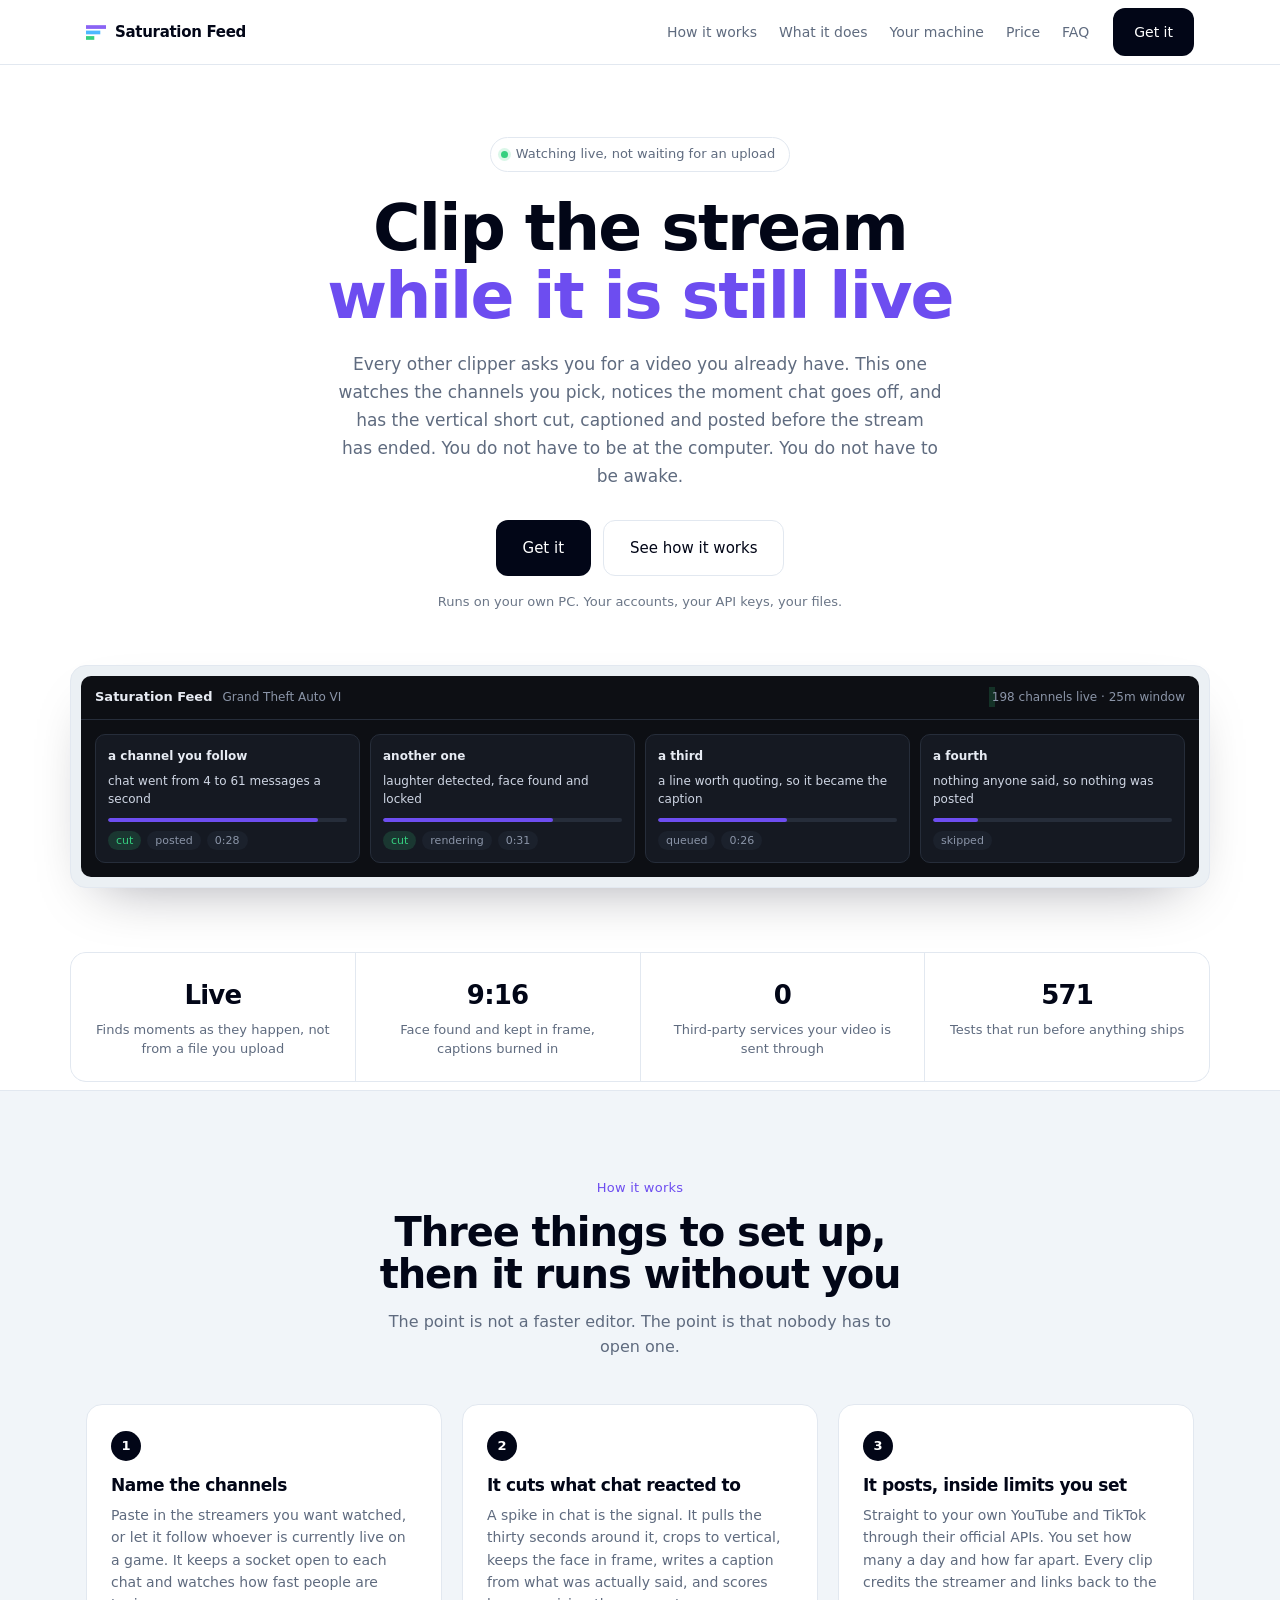
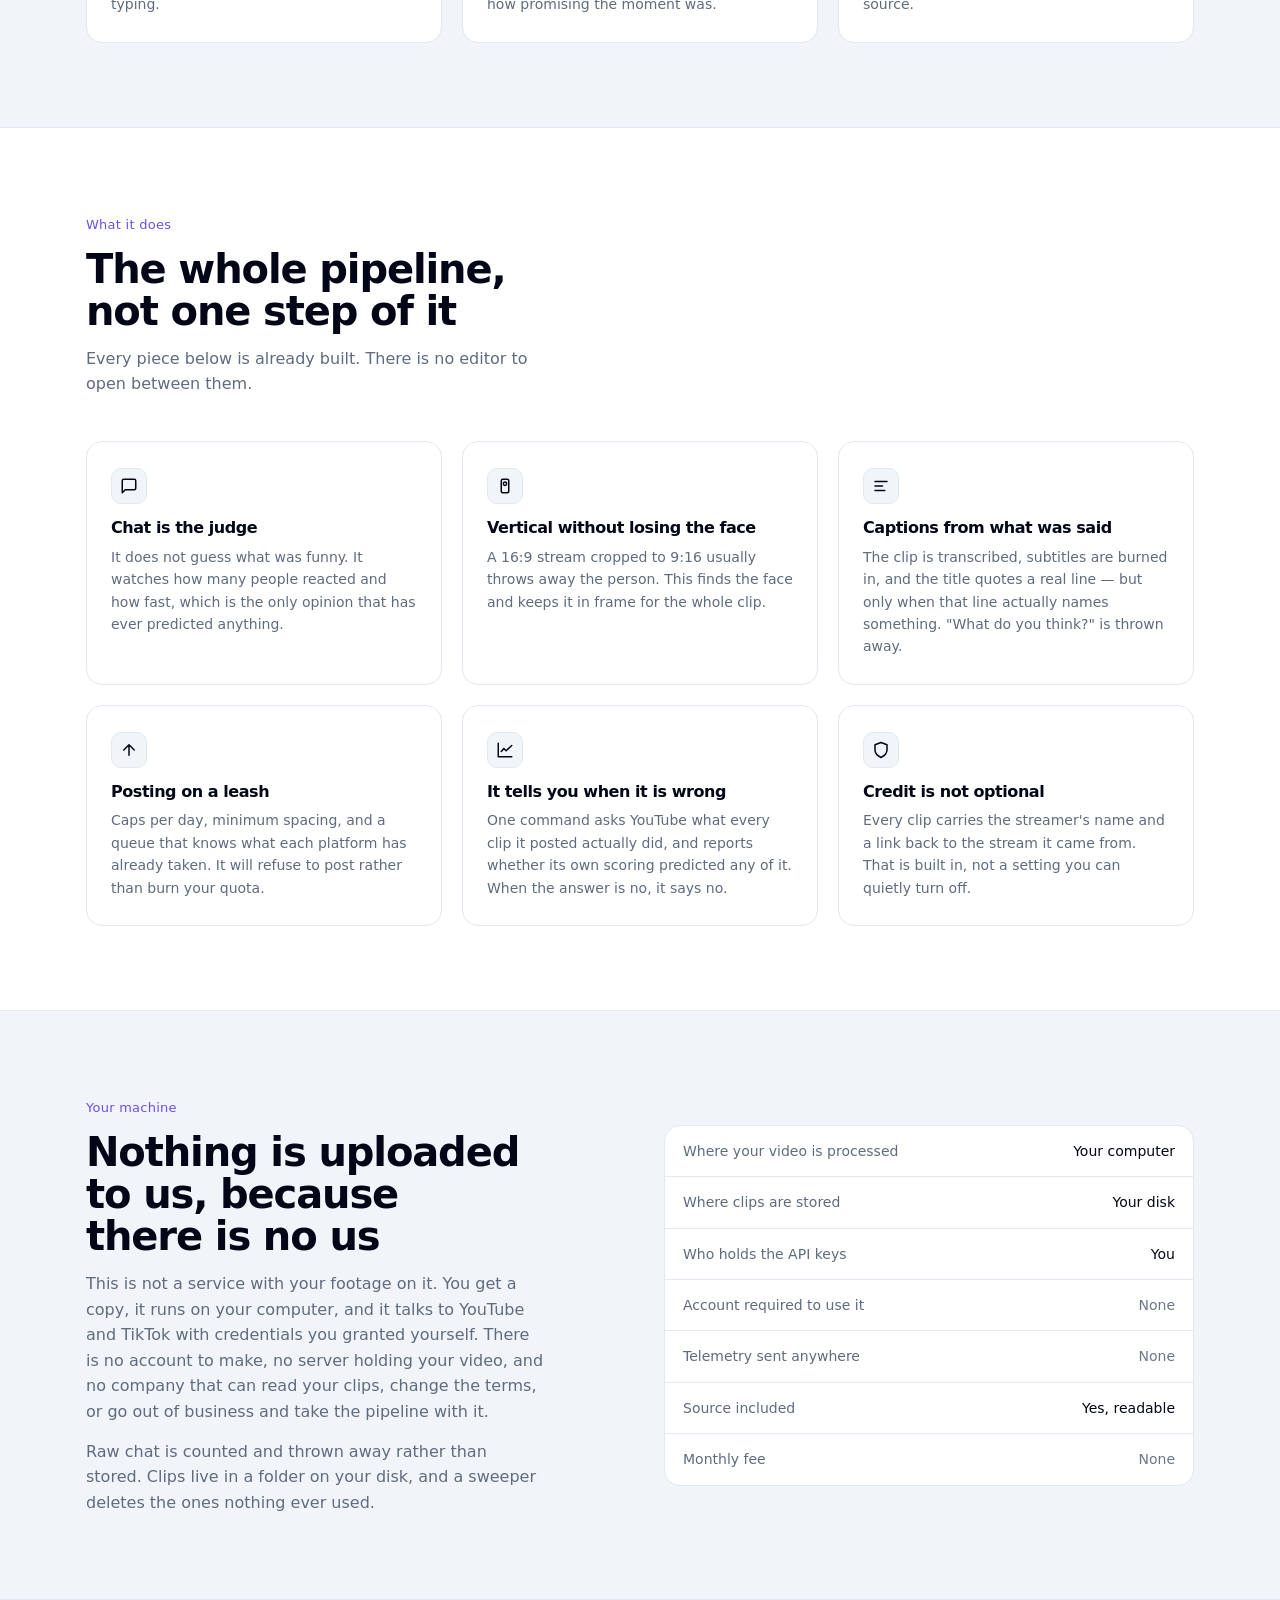
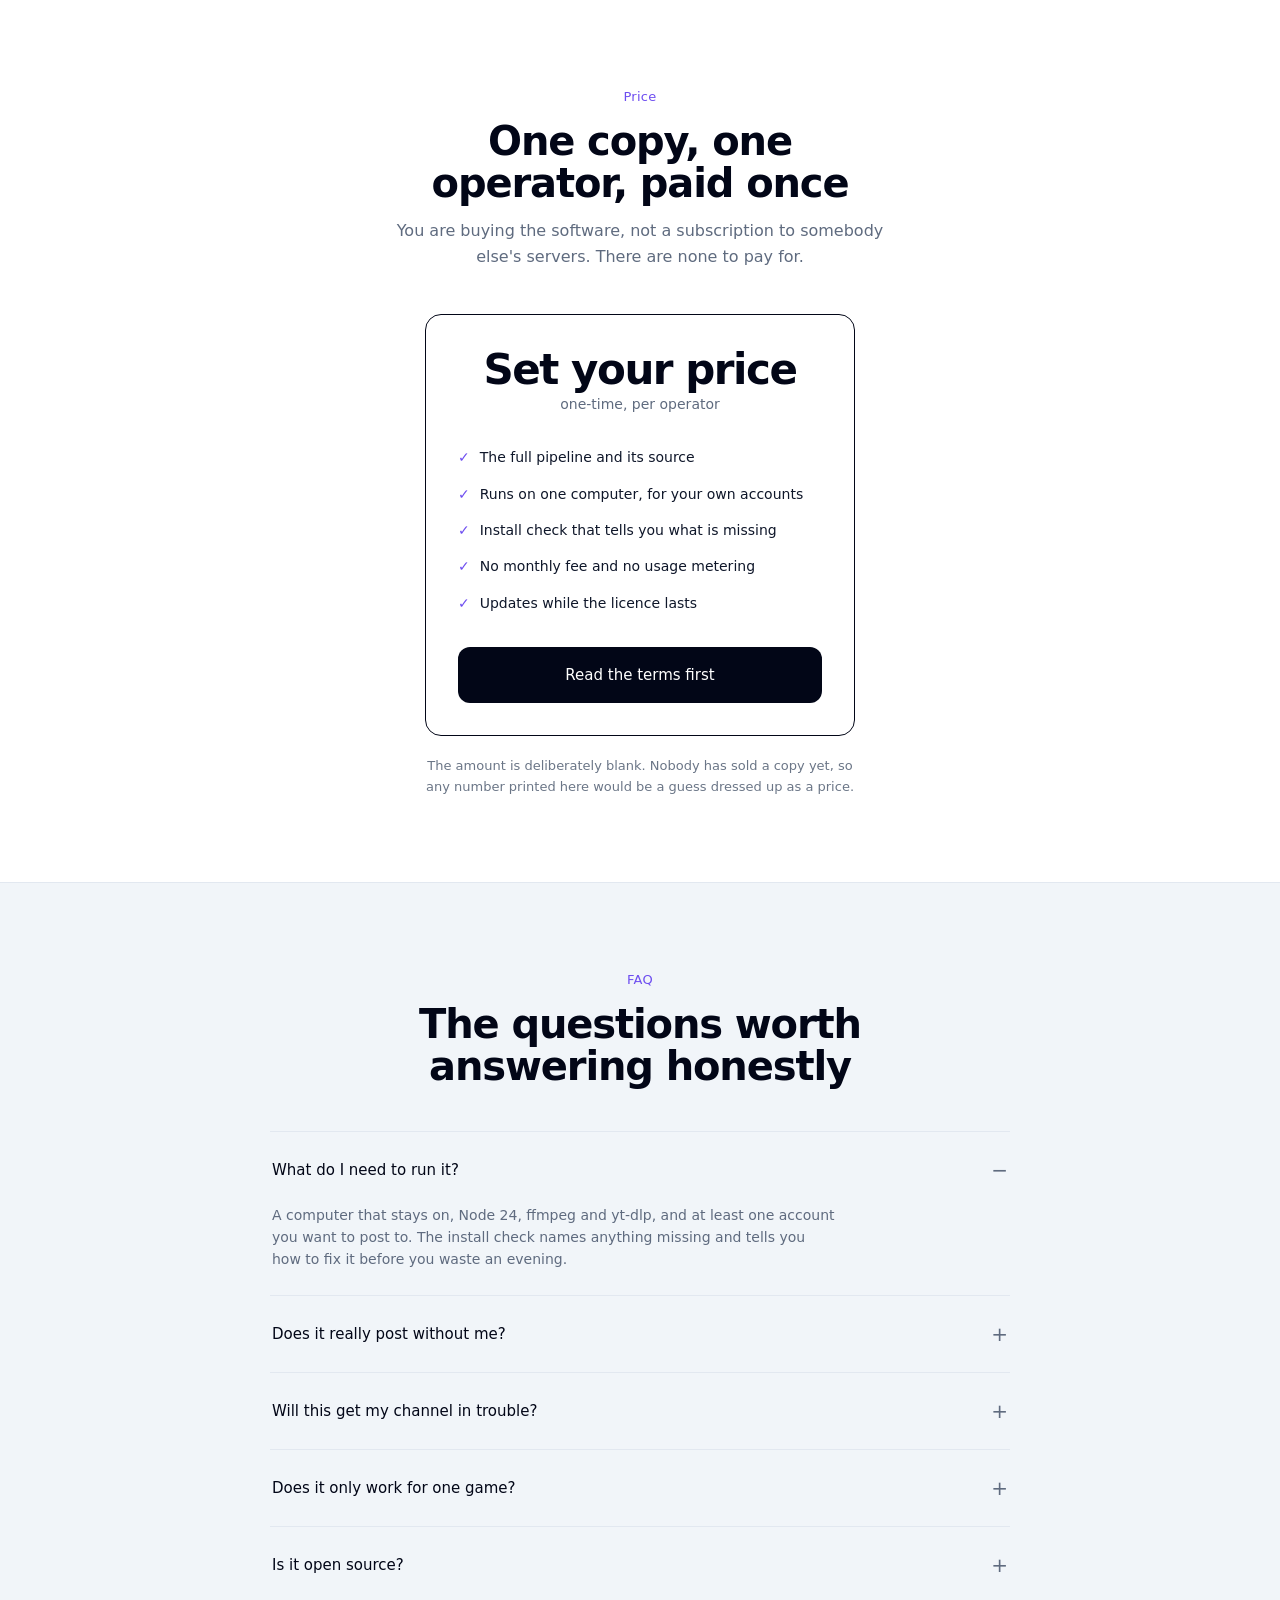
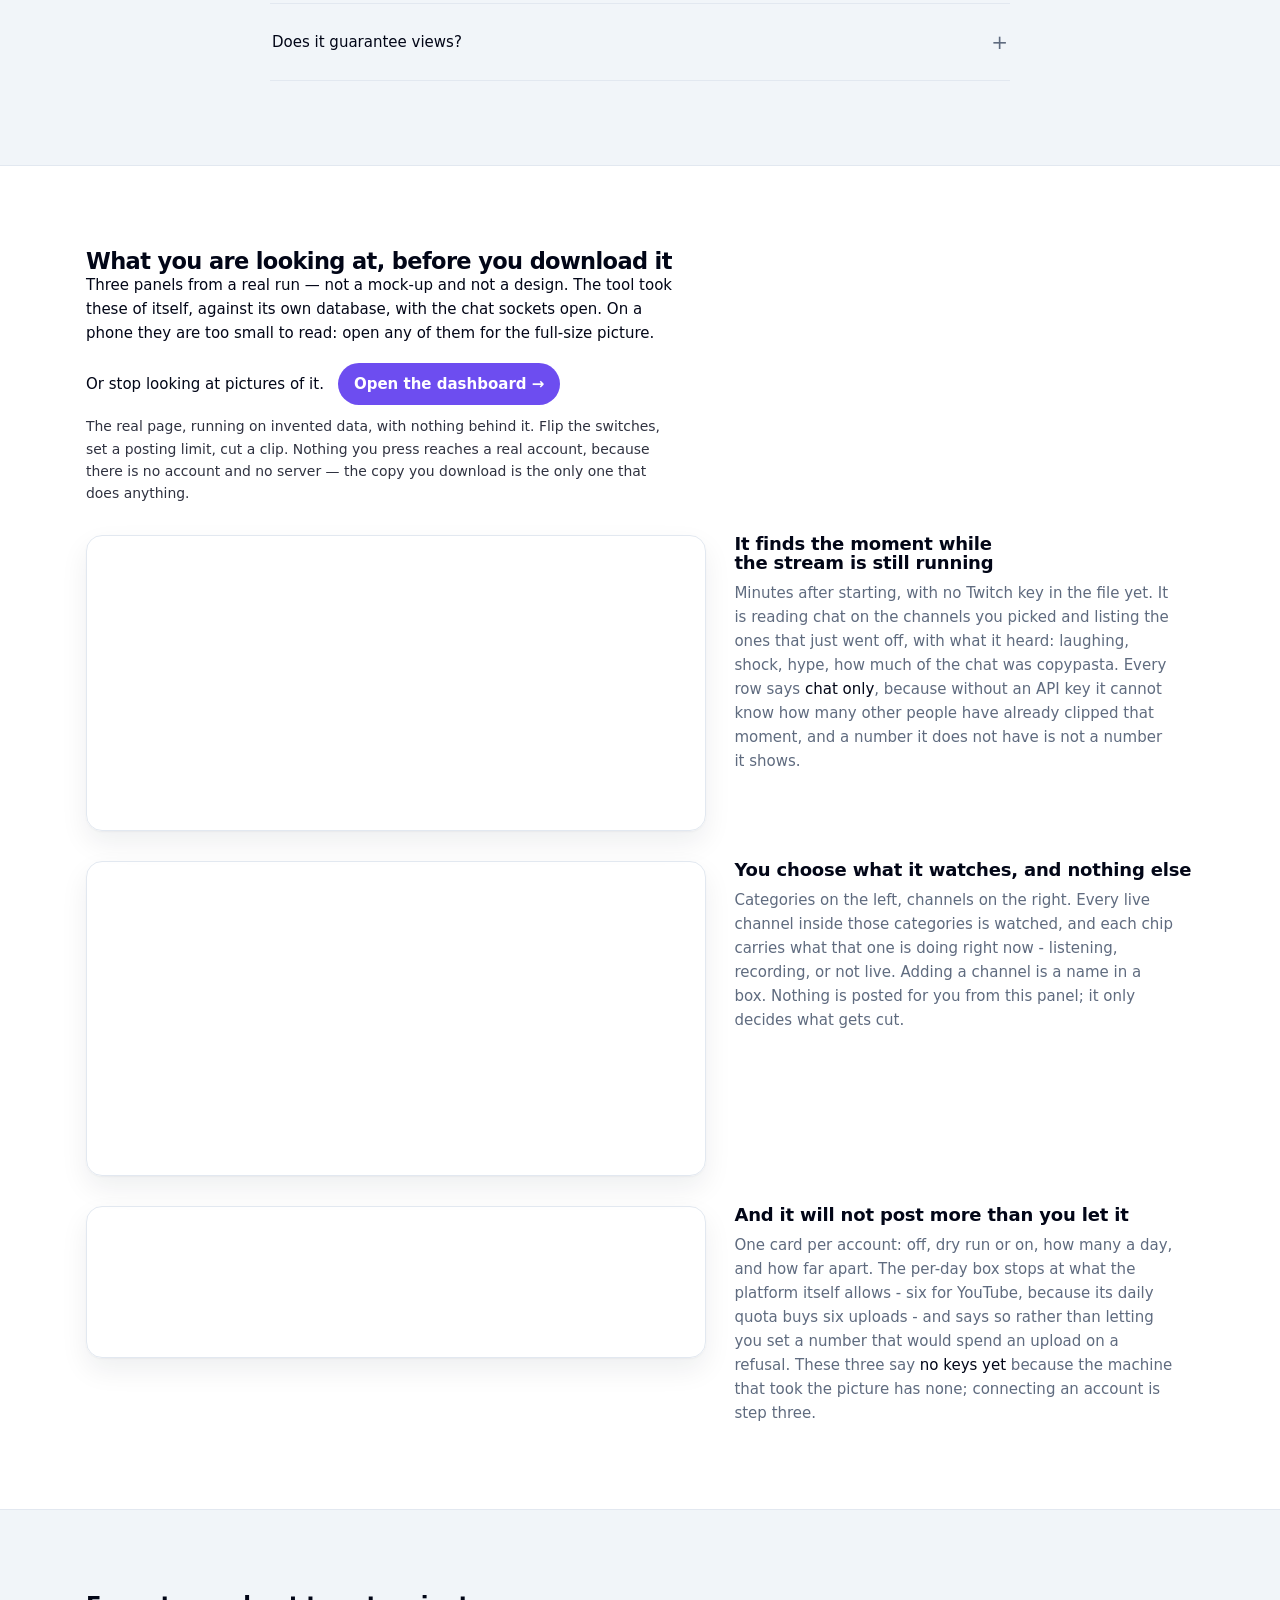
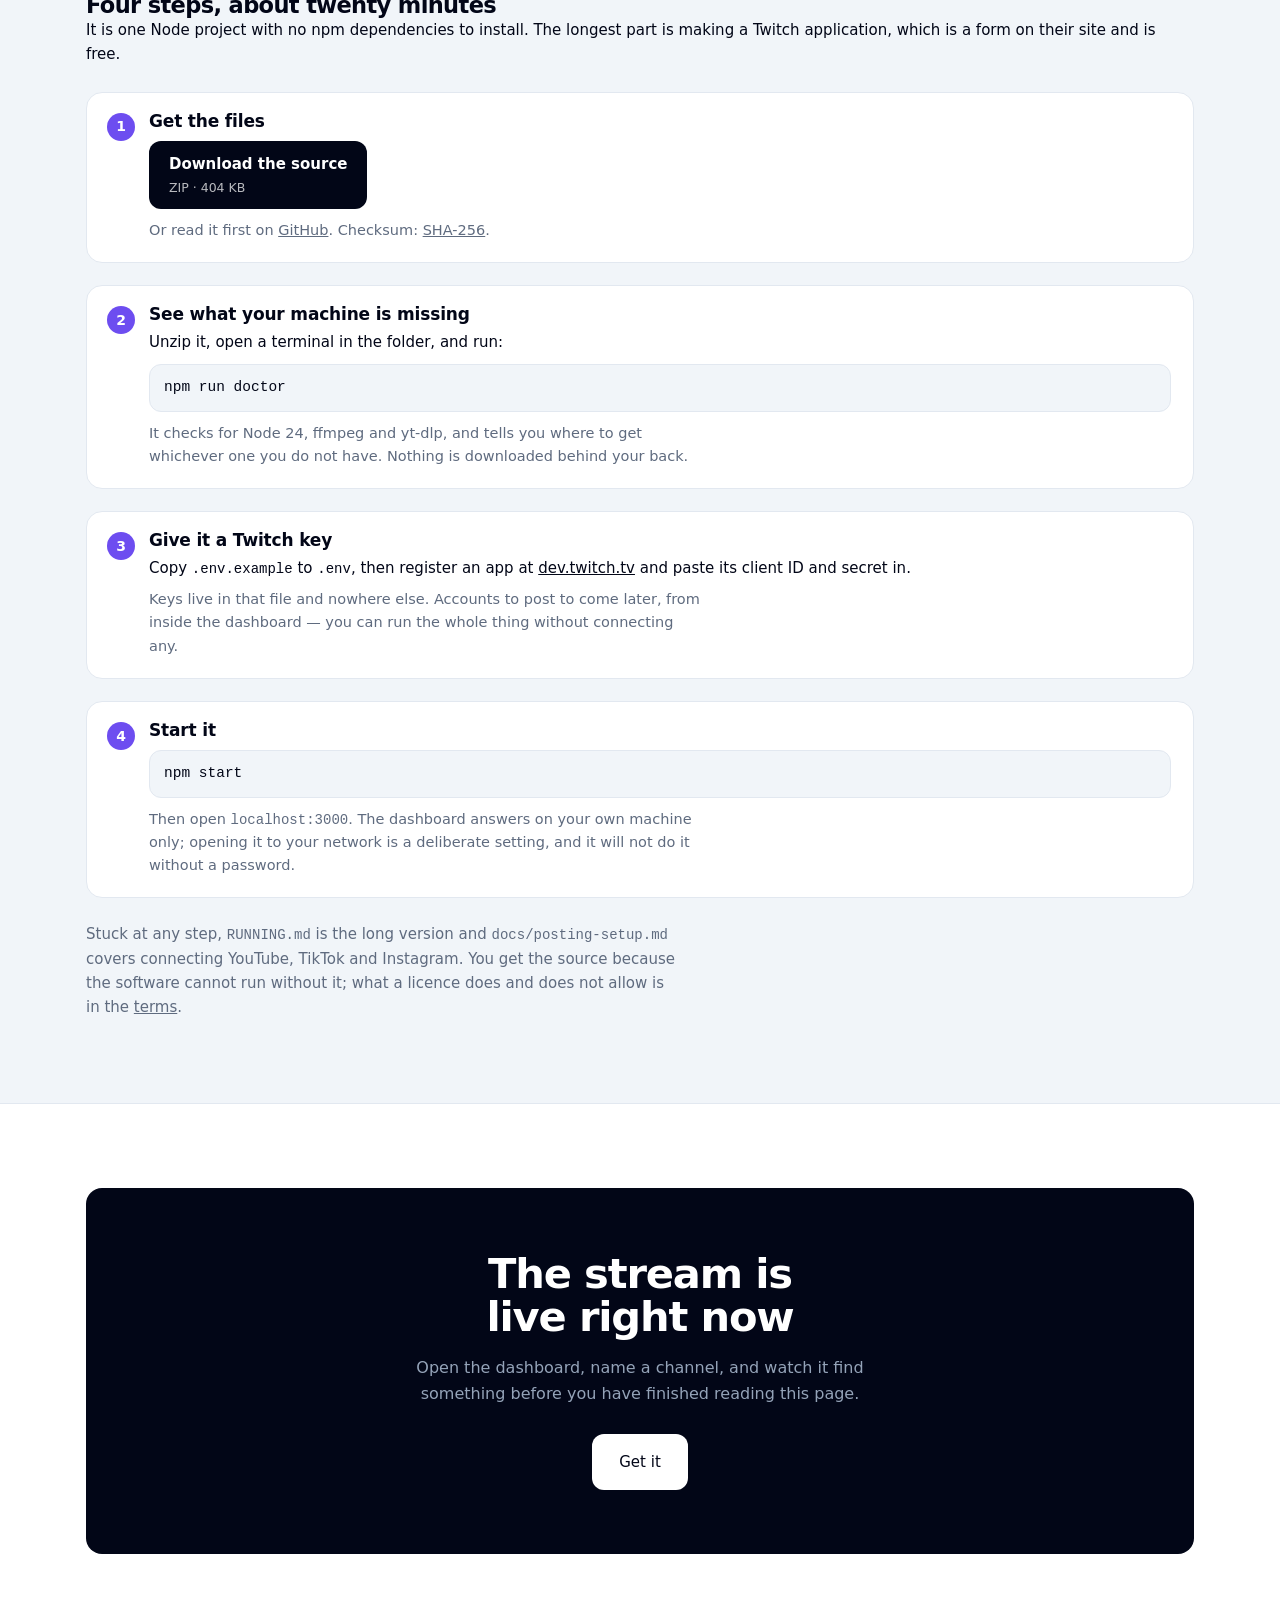
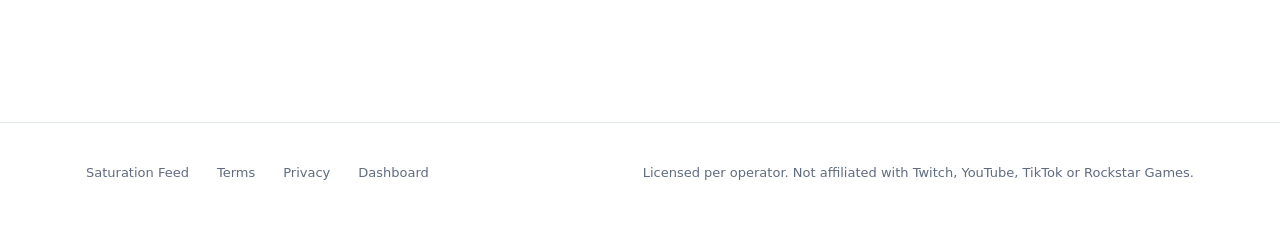
<file: index.html>
<!doctype html>
<html lang="en">
  <head>
    <meta charset="utf-8" />
    <meta name="viewport" content="width=device-width, initial-scale=1" />
    <title>Saturation Feed — clip the stream while it is still live</title>
    <meta
      name="description"
      content="Saturation Feed watches the Twitch channels you pick, finds the moments chat reacts to, and posts them as vertical shorts. It runs on your own computer, with your own accounts."
    />
    <meta http-equiv="Content-Security-Policy" content="default-src 'none'; img-src 'self' data:; style-src 'self'; media-src 'self'; font-src 'self'; base-uri 'none'; form-action 'none'" />
    <meta name="referrer" content="strict-origin-when-cross-origin" />
    <meta name="color-scheme" content="dark light" />
    <link rel="canonical" href="https://allenwilk007-source.github.io/saturation-feed/" />
    <meta property="og:type" content="website" />
    <meta property="og:site_name" content="Saturation Feed" />
    <meta property="og:title" content="Clip the stream while it is still live" />
    <meta property="og:description" content="Saturation Feed watches the Twitch channels you pick, finds the moments chat reacts to, and posts them as vertical shorts. It runs on your own computer." />
    <meta property="og:url" content="https://allenwilk007-source.github.io/saturation-feed/" />
    <meta property="og:image" content="https://allenwilk007-source.github.io/saturation-feed/banner.png" />
    <meta property="og:image:width" content="1200" />
    <meta property="og:image:height" content="630" />
    <meta property="og:image:alt" content="Saturation Feed: three hours of stream, with the minute chat reacted to cut out of it." />
    <meta name="twitter:card" content="summary_large_image" />
    <meta name="twitter:title" content="Clip the stream while it is still live" />
    <meta name="twitter:description" content="Saturation Feed watches the Twitch channels you pick, finds the moments chat reacts to, and posts them as vertical shorts. It runs on your own computer." />
    <meta name="twitter:image" content="https://allenwilk007-source.github.io/saturation-feed/banner.png" />
    <link rel="icon" href="icon.svg" />
    <link rel="apple-touch-icon" href="icon.png" />
    <link rel="stylesheet" href="landing.css" />
  </head>
  <body>
    <header class="nav">
      <div class="shell">
        <a class="brand" href="index.html">
          <img src="icon.svg" alt="" width="20" height="15" />
          Saturation&nbsp;Feed
        </a>
        <nav class="nav-links">
          <a href="#how">How it works</a>
          <a href="#what">What it does</a>
          <a href="#yours">Your machine</a>
          <a href="#price">Price</a>
          <a href="#faq">FAQ</a>
        </nav>
        <a class="btn" href="#get">Get it</a>
      </div>
    </header>

    <main>
      <div class="hero shell">
        <span class="flag"><span class="dot"></span> Watching live, not waiting for an upload</span>

        <h1>Clip the stream <em>while it is still live</em></h1>

        <p class="lead">
          Every other clipper asks you for a video you already have. This one watches the
          channels you pick, notices the moment chat goes off, and has the vertical short
          cut, captioned and posted before the stream has ended. You do not have to be
          at the computer. You do not have to be awake.
        </p>

        <div class="cta-row">
          <a class="btn btn-lg" href="#get">Get it</a>
          <a class="btn btn-ghost btn-lg" href="#how">See how it works</a>
        </div>

        <p class="fineprint">Runs on your own PC. Your accounts, your API keys, your files.</p>

        <!-- Not a screenshot: the real dashboard shows a real operator's channels and
             real view counts, and neither belongs on a public page. This is the same
             layout drawn from nothing. -->
        <div class="shot">
          <div class="shot-inner">
            <div class="shot-bar">
              <b>Saturation Feed</b>
              <span>Grand Theft Auto VI</span>
              <span class="spacer"></span>
              <span><span class="dot"></span> 198 channels live · 25m window</span>
            </div>
            <div class="shot-grid">
              <div class="moment">
                <div class="who">a channel you follow</div>
                <div class="said">chat went from 4 to 61 messages a second</div>
                <div class="meter"><i class="w88"></i></div>
                <div class="foot"><span class="tag on">cut</span><span class="tag">posted</span><span class="tag">0:28</span></div>
              </div>
              <div class="moment">
                <div class="who">another one</div>
                <div class="said">laughter detected, face found and locked</div>
                <div class="meter"><i class="w71"></i></div>
                <div class="foot"><span class="tag on">cut</span><span class="tag">rendering</span><span class="tag">0:31</span></div>
              </div>
              <div class="moment">
                <div class="who">a third</div>
                <div class="said">a line worth quoting, so it became the caption</div>
                <div class="meter"><i class="w54"></i></div>
                <div class="foot"><span class="tag">queued</span><span class="tag">0:26</span></div>
              </div>
              <div class="moment">
                <div class="who">a fourth</div>
                <div class="said">nothing anyone said, so nothing was posted</div>
                <div class="meter"><i class="w19"></i></div>
                <div class="foot"><span class="tag">skipped</span></div>
              </div>
            </div>
          </div>
        </div>

        <div class="facts">
          <div class="fact">
            <b>Live</b>
            <span>Finds moments as they happen, not from a file you upload</span>
          </div>
          <div class="fact">
            <b>9:16</b>
            <span>Face found and kept in frame, captions burned in</span>
          </div>
          <div class="fact">
            <b>0</b>
            <span>Third-party services your video is sent through</span>
          </div>
          <div class="fact">
            <b>571</b>
            <span>Tests that run before anything ships</span>
          </div>
        </div>
      </div>

      <section id="how" class="tinted">
        <div class="shell">
          <div class="head mid">
            <span class="eyebrow">How it works</span>
            <h2>Three things to set up, then it runs without you</h2>
            <p>
              The point is not a faster editor. The point is that nobody has to open one.
            </p>
          </div>

          <div class="steps">
            <div class="step">
              <h3>Name the channels</h3>
              <p>
                Paste in the streamers you want watched, or let it follow whoever is
                currently live on a game. It keeps a socket open to each chat and watches
                how fast people are typing.
              </p>
            </div>
            <div class="step">
              <h3>It cuts what chat reacted to</h3>
              <p>
                A spike in chat is the signal. It pulls the thirty seconds around it,
                crops to vertical, keeps the face in frame, writes a caption from what was
                actually said, and scores how promising the moment was.
              </p>
            </div>
            <div class="step">
              <h3>It posts, inside limits you set</h3>
              <p>
                Straight to your own YouTube and TikTok through their official APIs. You
                set how many a day and how far apart. Every clip credits the streamer and
                links back to the source.
              </p>
            </div>
          </div>
        </div>
      </section>

      <section id="what">
        <div class="shell">
          <div class="head">
            <span class="eyebrow">What it does</span>
            <h2>The whole pipeline, not one step of it</h2>
            <p>
              Every piece below is already built. There is no editor to open between them.
            </p>
          </div>

          <div class="cards">
            <div class="card">
              <div class="ico" aria-hidden="true">
                <svg width="18" height="18" viewBox="0 0 24 24" fill="none" stroke="#020617" stroke-width="2" stroke-linecap="round" stroke-linejoin="round"><path d="M21 15a2 2 0 0 1-2 2H7l-4 4V5a2 2 0 0 1 2-2h14a2 2 0 0 1 2 2z"/></svg>
              </div>
              <h3>Chat is the judge</h3>
              <p>
                It does not guess what was funny. It watches how many people reacted and
                how fast, which is the only opinion that has ever predicted anything.
              </p>
            </div>

            <div class="card">
              <div class="ico" aria-hidden="true">
                <svg width="18" height="18" viewBox="0 0 24 24" fill="none" stroke="#020617" stroke-width="2" stroke-linecap="round" stroke-linejoin="round"><rect x="7" y="3" width="10" height="18" rx="2"/><circle cx="12" cy="9" r="2.2"/></svg>
              </div>
              <h3>Vertical without losing the face</h3>
              <p>
                A 16:9 stream cropped to 9:16 usually throws away the person. This finds
                the face and keeps it in frame for the whole clip.
              </p>
            </div>

            <div class="card">
              <div class="ico" aria-hidden="true">
                <svg width="18" height="18" viewBox="0 0 24 24" fill="none" stroke="#020617" stroke-width="2" stroke-linecap="round" stroke-linejoin="round"><path d="M4 6h16M4 12h10M4 18h13"/></svg>
              </div>
              <h3>Captions from what was said</h3>
              <p>
                The clip is transcribed, subtitles are burned in, and the title quotes a
                real line — but only when that line actually names something. "What do you
                think?" is thrown away.
              </p>
            </div>

            <div class="card">
              <div class="ico" aria-hidden="true">
                <svg width="18" height="18" viewBox="0 0 24 24" fill="none" stroke="#020617" stroke-width="2" stroke-linecap="round" stroke-linejoin="round"><path d="M12 19V5M5 12l7-7 7 7"/></svg>
              </div>
              <h3>Posting on a leash</h3>
              <p>
                Caps per day, minimum spacing, and a queue that knows what each platform
                has already taken. It will refuse to post rather than burn your quota.
              </p>
            </div>

            <div class="card">
              <div class="ico" aria-hidden="true">
                <svg width="18" height="18" viewBox="0 0 24 24" fill="none" stroke="#020617" stroke-width="2" stroke-linecap="round" stroke-linejoin="round"><path d="M3 3v18h18"/><path d="M7 14l3.5-4 3 3L21 6"/></svg>
              </div>
              <h3>It tells you when it is wrong</h3>
              <p>
                One command asks YouTube what every clip it posted actually did, and reports
                whether its own scoring predicted any of it. When the answer is no, it says
                no.
              </p>
            </div>

            <div class="card">
              <div class="ico" aria-hidden="true">
                <svg width="18" height="18" viewBox="0 0 24 24" fill="none" stroke="#020617" stroke-width="2" stroke-linecap="round" stroke-linejoin="round"><path d="M12 22s8-4 8-10V5l-8-3-8 3v7c0 6 8 10 8 10z"/></svg>
              </div>
              <h3>Credit is not optional</h3>
              <p>
                Every clip carries the streamer's name and a link back to the stream it came
                from. That is built in, not a setting you can quietly turn off.
              </p>
            </div>
          </div>
        </div>
      </section>

      <section id="yours" class="tinted">
        <div class="shell split">
          <div class="head">
            <span class="eyebrow">Your machine</span>
            <h2>Nothing is uploaded to us, because there is no us</h2>
            <p>
              This is not a service with your footage on it. You get a copy, it runs on your
              computer, and it talks to YouTube and TikTok with credentials you granted
              yourself. There is no account to make, no server holding your video, and no
              company that can read your clips, change the terms, or go out of business and
              take the pipeline with it.
            </p>
            <p class="spaced">
              Raw chat is counted and thrown away rather than stored. Clips live in a folder
              on your disk, and a sweeper deletes the ones nothing ever used.
            </p>
          </div>

          <dl class="ledger">
            <div><dt>Where your video is processed</dt><dd>Your computer</dd></div>
            <div><dt>Where clips are stored</dt><dd>Your disk</dd></div>
            <div><dt>Who holds the API keys</dt><dd>You</dd></div>
            <div><dt>Account required to use it</dt><dd class="no">None</dd></div>
            <div><dt>Telemetry sent anywhere</dt><dd class="no">None</dd></div>
            <div><dt>Source included</dt><dd>Yes, readable</dd></div>
            <div><dt>Monthly fee</dt><dd class="no">None</dd></div>
          </dl>
        </div>
      </section>

      <section id="price">
        <div class="shell">
          <div class="head mid">
            <span class="eyebrow">Price</span>
            <h2>One copy, one operator, paid once</h2>
            <p>
              You are buying the software, not a subscription to somebody else's servers.
              There are none to pay for.
            </p>
          </div>

          <div class="price">
            <div class="amount">Set your price</div>
            <div class="per">one-time, per operator</div>
            <ul>
              <li>The full pipeline and its source</li>
              <li>Runs on one computer, for your own accounts</li>
              <li>Install check that tells you what is missing</li>
              <li>No monthly fee and no usage metering</li>
              <li>Updates while the licence lasts</li>
            </ul>
            <a class="btn btn-lg" href="#faq">Read the terms first</a>
          </div>

          <p class="fineprint centred-note">
            The amount is deliberately blank. Nobody has sold a copy yet, so any number
            printed here would be a guess dressed up as a price.
          </p>
        </div>
      </section>

      <section id="faq" class="tinted">
        <div class="shell">
          <div class="head mid">
            <span class="eyebrow">FAQ</span>
            <h2>The questions worth answering honestly</h2>
          </div>

          <div class="faq">
            <details open>
              <summary>What do I need to run it?</summary>
              <p class="answer">
                A computer that stays on, Node 24, ffmpeg and yt-dlp, and at least one
                account you want to post to. The install check names anything missing and
                tells you how to fix it before you waste an evening.
              </p>
            </details>
            <details>
              <summary>Does it really post without me?</summary>
              <p class="answer">
                Yes, within the caps you set. You can also leave posting switched off and
                use it purely as a machine that finds and cuts moments, then post by hand.
              </p>
            </details>
            <details>
              <summary>Will this get my channel in trouble?</summary>
              <p class="answer">
                It posts through the platforms' own APIs with credentials you granted, one
                account at a time, with no browser automation and nothing designed to look
                human. Every clip credits the streamer and links to the source. Whether a
                given streamer wants to be clipped is still a conversation you should have
                with them.
              </p>
            </details>
            <details>
              <summary>Does it only work for one game?</summary>
              <p class="answer">
                No. It was built watching Grand Theft Auto VI because that is where the
                audience was, but the channels and the game are settings. Anything on Twitch
                with a busy chat works the same way.
              </p>
            </details>
            <details>
              <summary>Is it open source?</summary>
              <p class="answer">
                No, and the licence says so plainly. You get the source because the software
                cannot run without it and you should be able to read what it does on your
                machine. You may not redistribute it or run it as a service for other
                people's accounts.
              </p>
            </details>
            <details>
              <summary>Does it guarantee views?</summary>
              <p class="answer">
                No, and anything that tells you otherwise is selling you something. It
                guarantees that clips get made and posted every day without you. It also
                ships the tool that measures whether its own choices predicted views, which
                is the part most products in this category leave out.
              </p>
            </details>
          </div>
        </div>
      </section>


      <section id="dashboard">
        <div class="shell">
          <div class="block">
            <h2>What you are looking at, before you download it</h2>
            <p class="tour-lede">
              Three panels from a real run &mdash; not a mock-up and not a
              design. The tool took these of itself, against its own database,
              with the chat sockets open. On a phone they are too small to
              read: open any of them for the full-size picture.
            </p>
            <p class="tour-try-lede">
              Or stop looking at pictures of it.
              <a class="tour-try" href="demo/">Open the dashboard &rarr;</a>
              <span>
                The real page, running on invented data, with nothing behind
                it. Flip the switches, set a posting limit, cut a clip. Nothing
                you press reaches a real account, because there is no account
                and no server &mdash; the copy you download is the only one
                that does anything.
              </span>
            </p>
            <figure class="tour-shot">
              <a class="tour-zoom" href="shots/moments.png">
                <img
                  src="shots/moments.png"
                  alt="A list of live Twitch channels whose chat has just reacted, each with the reason and buttons to open or clip the moment."
                  width="1240"
                  height="590"
                  loading="lazy"
                  decoding="async"
                />
              </a>
              <figcaption>
                <h3>It finds the moment while the stream is still running</h3>
                <p>Minutes after starting, with no Twitch key in the file yet. It is reading chat on the channels you picked and listing the ones that just went off, with what it heard: laughing, shock, hype, how much of the chat was copypasta. Every row says <em>chat only</em>, because without an API key it cannot know how many other people have already clipped that moment, and a number it does not have is not a number it shows.</p>
              </figcaption>
            </figure>
            <figure class="tour-shot">
              <a class="tour-zoom" href="shots/automation.png">
                <img
                  src="shots/automation.png"
                  alt="The channel automation panel: two Twitch categories on the left, twenty-seven channel chips on the right, and an On switch."
                  width="1240"
                  height="628"
                  loading="lazy"
                  decoding="async"
                />
              </a>
              <figcaption>
                <h3>You choose what it watches, and nothing else</h3>
                <p>Categories on the left, channels on the right. Every live channel inside those categories is watched, and each chip carries what that one is doing right now - listening, recording, or not live. Adding a channel is a name in a box. Nothing is posted for you from this panel; it only decides what gets cut.</p>
              </figcaption>
            </figure>
            <figure class="tour-shot">
              <a class="tour-zoom" href="shots/uploads.png">
                <img
                  src="shots/uploads.png"
                  alt="Three upload cards for YouTube, TikTok and Instagram, each with a mode, a per-day number and a minutes-apart number."
                  width="1240"
                  height="300"
                  loading="lazy"
                  decoding="async"
                />
              </a>
              <figcaption>
                <h3>And it will not post more than you let it</h3>
                <p>One card per account: off, dry run or on, how many a day, and how far apart. The per-day box stops at what the platform itself allows - six for YouTube, because its daily quota buys six uploads - and says so rather than letting you set a number that would spend an upload on a refusal. These three say <em>no keys yet</em> because the machine that took the picture has none; connecting an account is step three.</p>
              </figcaption>
            </figure>
          </div>
        </div>
      </section>

      <section id="get" class="tinted">
        <div class="shell">
          <div class="block">
            <h2>Four steps, about twenty minutes</h2>
            <p>
              It is one Node project with no npm dependencies to install. The
              longest part is making a Twitch application, which is a form on
              their site and is free.
            </p>

            <ol class="setup">
              <li>
                <h3>Get the files</h3>
                <p>
                  <a class="dl" href="https://github.com/allenwilk007-source/saturation-feed/releases/download/2026.11.27/saturation-feed-source.zip">Download the source<span>ZIP &middot; 404 KB</span></a>
                </p>
                <p class="setup-note">
                  Or read it first on
                  <a href="https://github.com/allenwilk007-source/gta-6-clipping" rel="noopener noreferrer">GitHub</a>.
                  Checksum: <a href="saturation-feed-source.zip.sha256.txt">SHA-256</a>.
                </p>
              </li>
              <li>
                <h3>See what your machine is missing</h3>
                <p>Unzip it, open a terminal in the folder, and run:</p>
                <pre><code>npm run doctor</code></pre>
                <p class="setup-note">
                  It checks for Node 24, ffmpeg and yt-dlp, and tells you where
                  to get whichever one you do not have. Nothing is downloaded
                  behind your back.
                </p>
              </li>
              <li>
                <h3>Give it a Twitch key</h3>
                <p>
                  Copy <code>.env.example</code> to <code>.env</code>, then
                  register an app at
                  <a href="https://dev.twitch.tv/console/apps" rel="noopener noreferrer">dev.twitch.tv</a>
                  and paste its client ID and secret in.
                </p>
                <p class="setup-note">
                  Keys live in that file and nowhere else. Accounts to post to
                  come later, from inside the dashboard &mdash; you can run the
                  whole thing without connecting any.
                </p>
              </li>
              <li>
                <h3>Start it</h3>
                <pre><code>npm start</code></pre>
                <p class="setup-note">
                  Then open <code>localhost:3000</code>. The dashboard answers
                  on your own machine only; opening it to your network is a
                  deliberate setting, and it will not do it without a password.
                </p>
              </li>
            </ol>

            <p class="get-note">
              Stuck at any step, <code>RUNNING.md</code> is the long version and
              <code>docs/posting-setup.md</code> covers connecting YouTube,
              TikTok and Instagram. You get the source because the software
              cannot run without it; what a licence does and does not allow is
              in the <a href="terms.html">terms</a>.
            </p>
          </div>
        </div>
      </section>

      <section>
        <div class="shell">
          <div class="closing">
            <h2>The stream is live right now</h2>
            <p>
              Open the dashboard, name a channel, and watch it find something before you have
              finished reading this page.
            </p>
            <a class="btn btn-lg" href="#get">Get it</a>
          </div>
        </div>
      </section>
    </main>

    <footer>
      <div class="shell">
        <span>Saturation Feed</span>
        <a href="terms.html">Terms</a>
        <a href="privacy.html">Privacy</a>
        <a href="#get">Dashboard</a>
        <span class="spacer">Licensed per operator. Not affiliated with Twitch, YouTube, TikTok or Rockstar Games.</span>
      </div>
    </footer>
  </body>
</html>
</file>
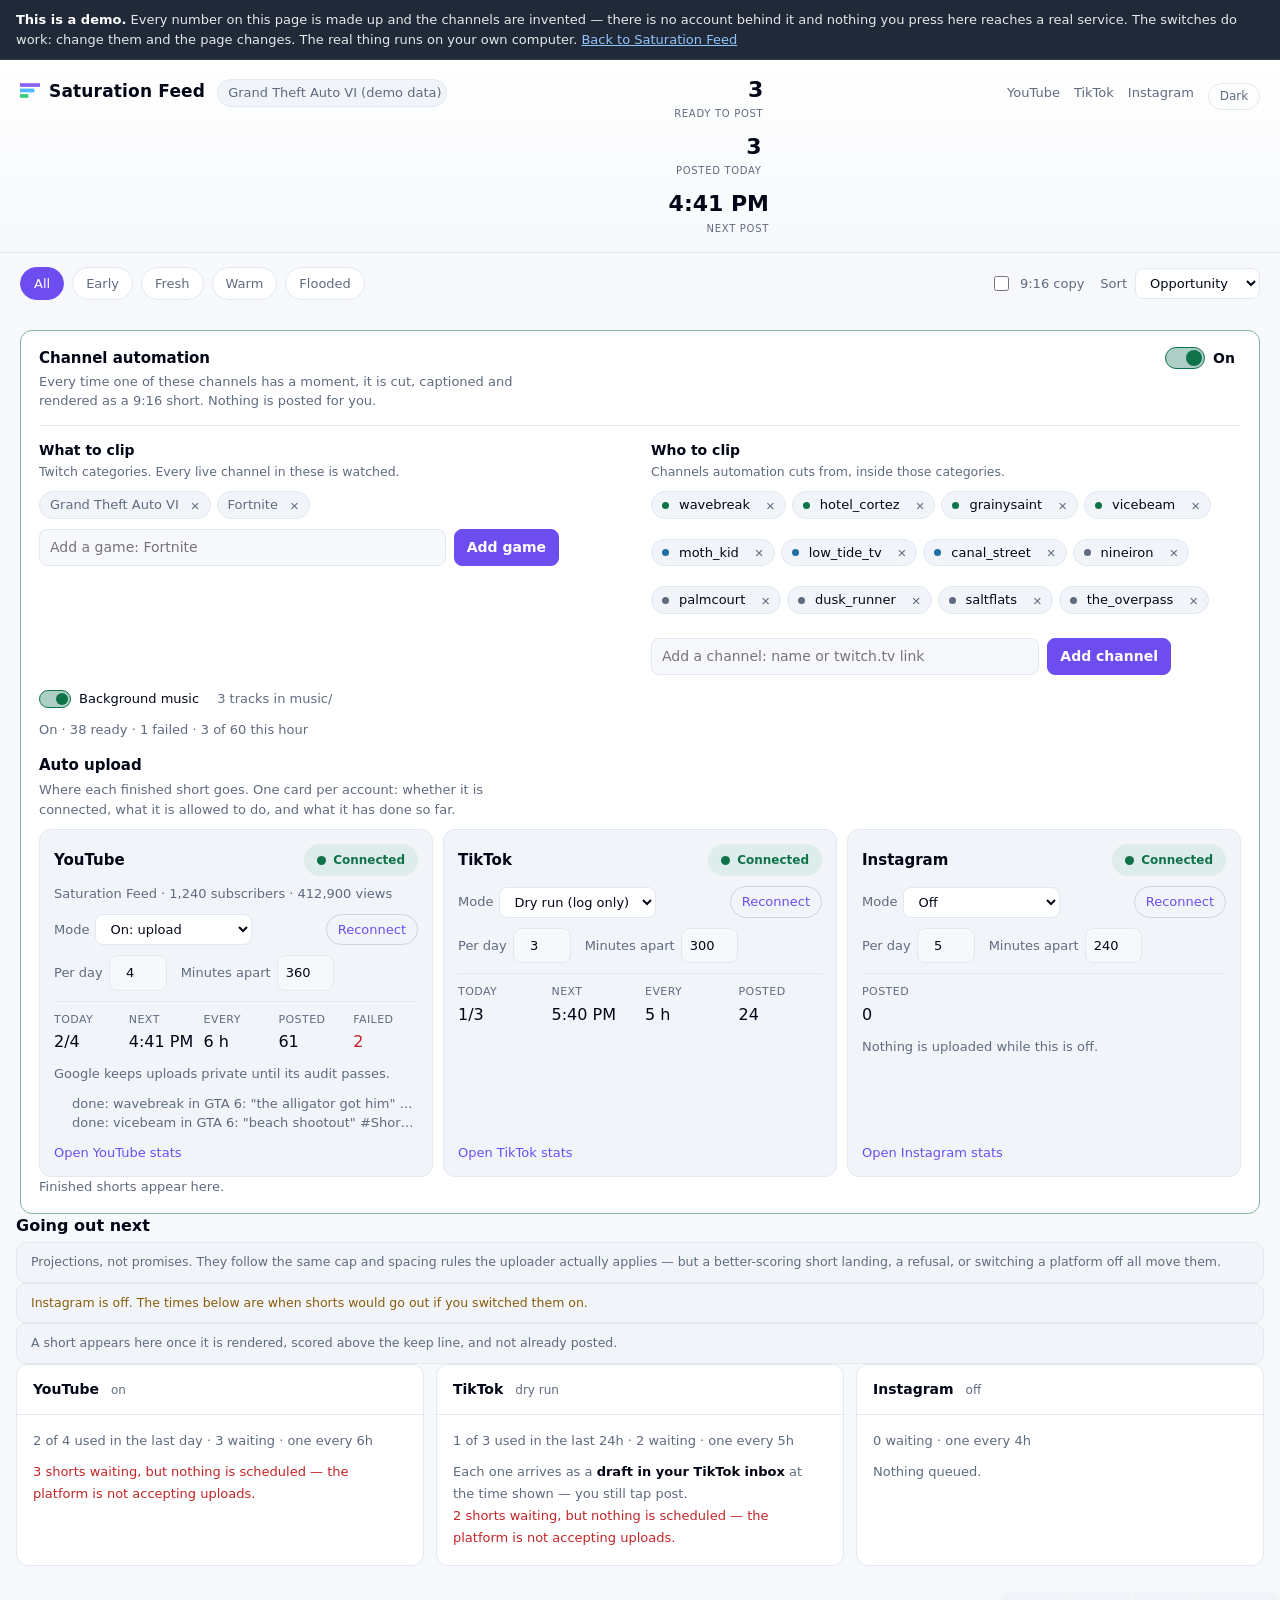
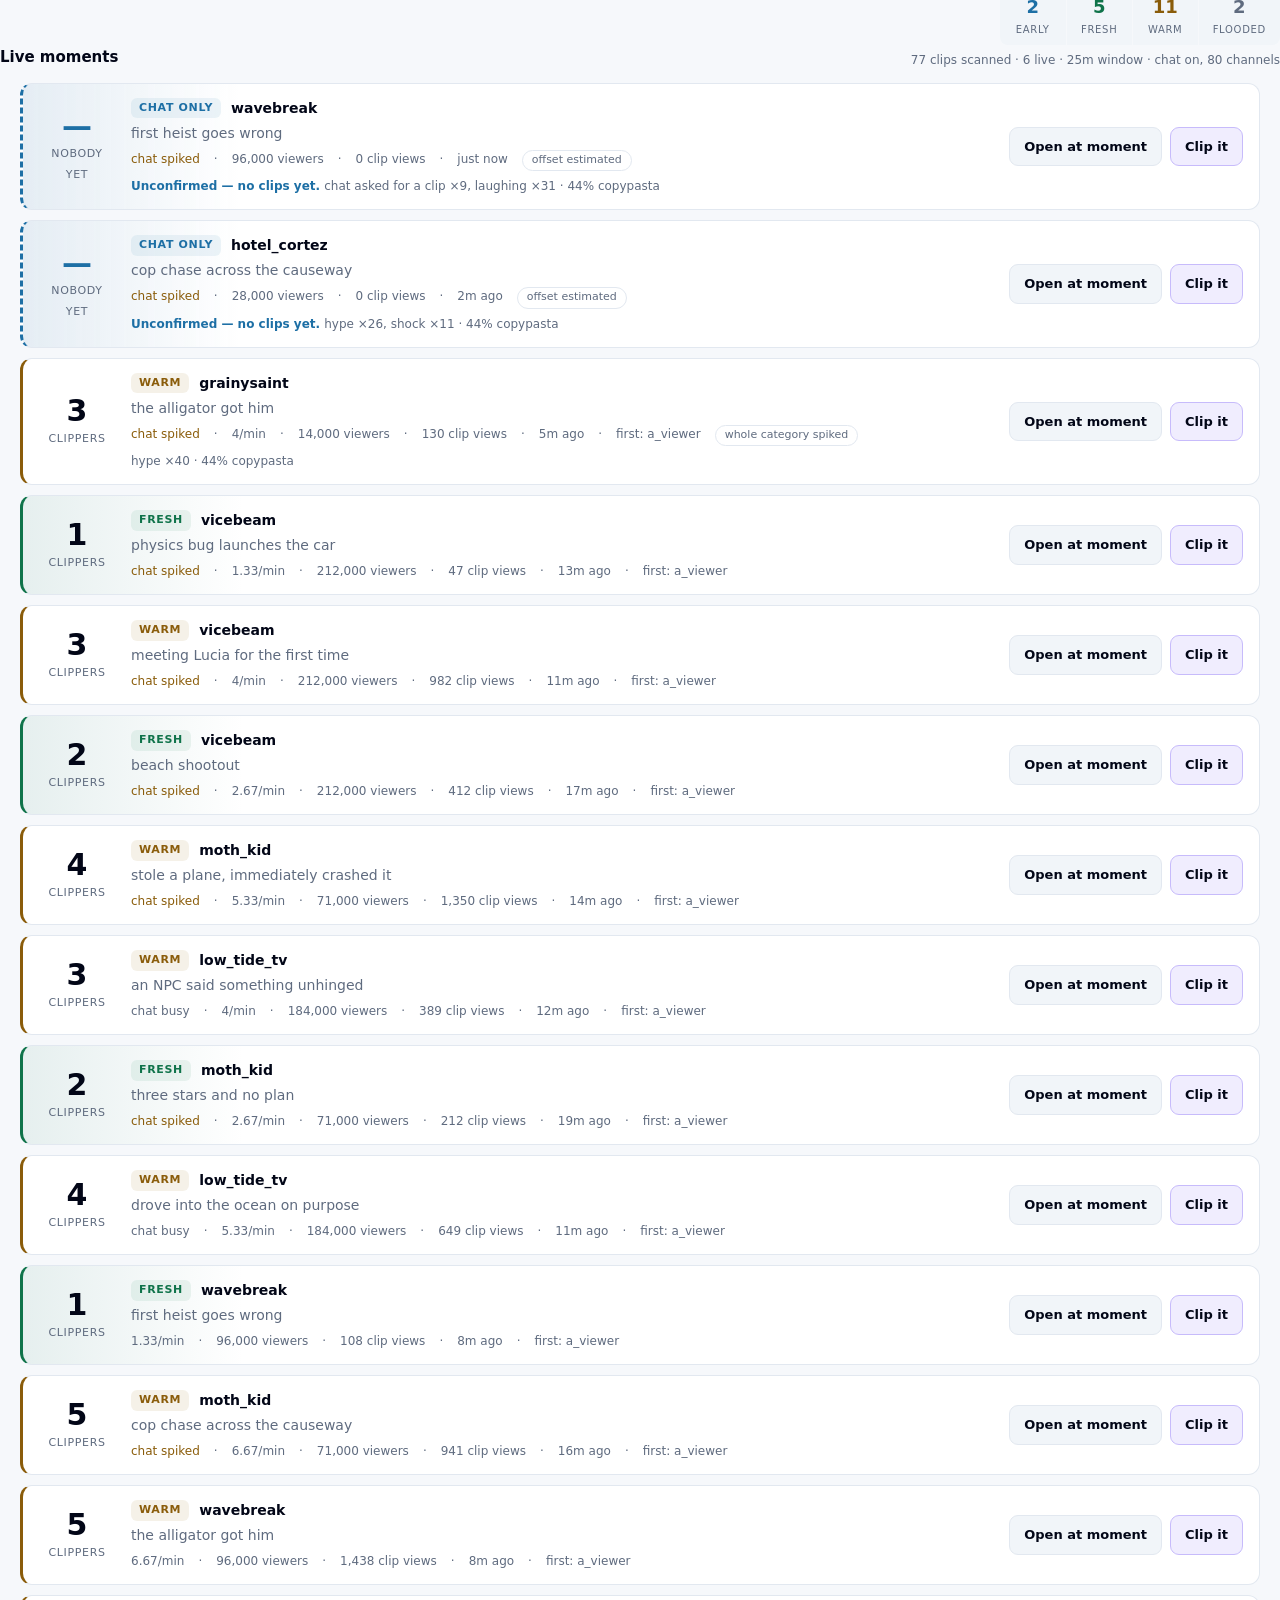
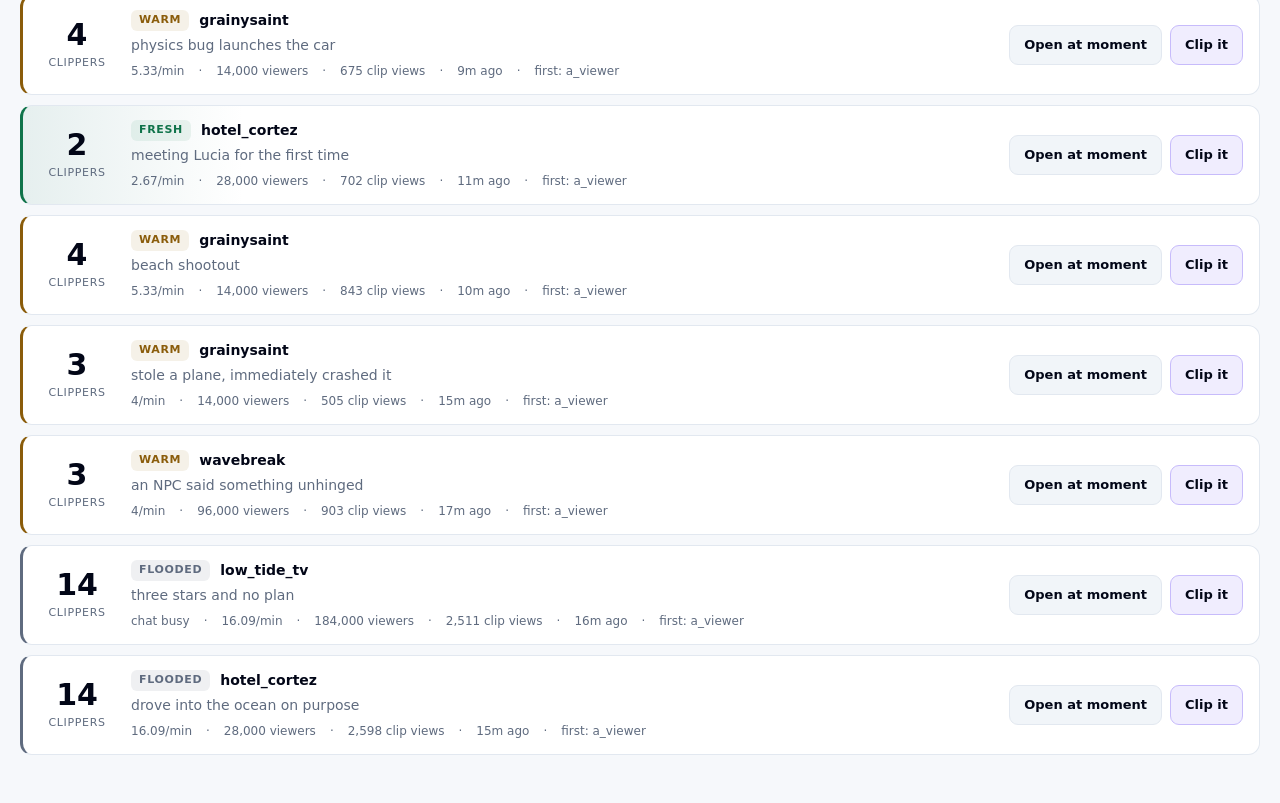
<file: demo/index.html>
<!doctype html>
<html lang="en">
  <head>
    <meta charset="utf-8" />
    <meta name="viewport" content="width=device-width, initial-scale=1" />
    <title>Saturation Feed — try the dashboard</title>
    <link rel="icon" href="icon.svg" />
    <link rel="apple-touch-icon" href="icon.png" />
    <script src="theme.js"></script>
    <link rel="stylesheet" href="style.css" />
    <link rel="stylesheet" href="stats.css" />
    <link rel="stylesheet" href="queue.css" />
  
    <style>
      .demo-bar {
        position: sticky;
        top: 0;
        z-index: 40;
        padding: 10px 16px;
        background: #1f2937;
        color: #e5e7eb;
        font-size: 13px;
        line-height: 1.5;
        border-bottom: 1px solid #374151;
      }
      .demo-bar strong { color: #fff; }
      .demo-bar a { color: #93c5fd; white-space: nowrap; }
      .demo-note {
        position: fixed;
        left: 50%;
        bottom: 24px;
        transform: translateX(-50%);
        z-index: 60;
        max-width: min(420px, calc(100vw - 32px));
        padding: 10px 14px;
        border-radius: 10px;
        background: #111827;
        color: #f9fafb;
        font-size: 13px;
        box-shadow: 0 8px 24px rgba(0, 0, 0, 0.35);
      }
      @media (prefers-reduced-motion: no-preference) {
        .demo-note { transition: opacity 160ms ease; }
      }
    </style>
    <script src="offline.js"></script>
  </head>
  <body>

    <div class="demo-bar">
      <strong>This is a demo.</strong> Every number on this page is made up and
      the channels are invented &mdash; there is no account behind it and
      nothing you press here reaches a real service. The switches do work:
      change them and the page changes. The real thing runs on your own
      computer.
      <a href="../">Back to Saturation Feed</a>
    </div>

    <header class="bar">
      <div class="bar-left">
        <h1><img class="mark" src="icon.svg" alt="" width="20" height="15" />Saturation&nbsp;Feed</h1>
        <span class="game" id="game">connecting…</span>
      </div>
      <div class="bar-right" id="outcome"></div>
      <nav class="bar-links">
        <a href="#" data-demo-off="youtube.html">YouTube</a>
        <a href="#" data-demo-off="tiktok.html">TikTok</a>
        <a href="#" data-demo-off="instagram.html">Instagram</a>
        <button class="theme" id="theme" type="button">Dark</button>
      </nav>
    </header>

    <nav class="controls">
      <div class="chips" id="filters">
        <button class="chip is-on" data-filter="all">All</button>
        <button class="chip" data-filter="early">Early</button>
        <button class="chip" data-filter="fresh">Fresh</button>
        <button class="chip" data-filter="warm">Warm</button>
        <button class="chip" data-filter="flooded">Flooded</button>
      </div>
      <div class="controls-right">
        <label class="toggle" title="Also render a 9:16 copy for Shorts/TikTok">
          <input type="checkbox" id="vertical" />
          9:16 copy
        </label>
        <label class="sort">
          Sort
          <select id="sort">
            <option value="opportunity">Opportunity</option>
            <option value="newest">Newest</option>
            <option value="saturation">Most clipped</option>
            <option value="chat">Chat spike</option>
          </select>
        </label>
      </div>
    </nav>

    <div class="mode-banner" id="mode" hidden></div>

    <!--
      Shown until the three things that have to happen once have happened, and
      never again. A first run used to open on three empty platform columns
      and a feed of moments, with nothing anywhere saying what to do with any
      of it.
    -->
    <section class="start" id="start" hidden>
      <h2>Three things, once</h2>
      <ol class="start-steps" id="start-steps"></ol>
    </section>

    <section class="auto" id="auto" hidden>
      <div class="auto-head">
        <div>
          <h2>Channel automation</h2>
          <p class="auto-sub">
            Every time one of these channels has a moment, it is cut, captioned
            and rendered as a 9:16 short. Nothing is posted for you.
          </p>
        </div>
        <label class="switch">
          <input type="checkbox" id="auto-enabled" />
          <span class="switch-track" aria-hidden="true"><span class="switch-thumb"></span></span>
          <span class="switch-label" id="auto-enabled-label">Off</span>
        </label>
      </div>
      <!--
        What and who, side by side and both editable. The category list used to
        be a sentence printed from the environment: changing what this clipped
        meant editing .env and restarting the server, which is not a setting so
        much as a rebuild.
      -->
      <div class="picker">
        <section class="pick">
          <h3 class="pick-head">What to clip</h3>
          <p class="pick-note">Twitch categories. Every live channel in these is watched.</p>
          <div class="auto-channels" id="auto-games"></div>
          <form class="auto-add" id="game-add">
            <input
              id="game-add-input"
              type="text"
              placeholder="Add a game: Fortnite"
              autocomplete="off"
            />
            <button type="submit">Add game</button>
          </form>
        </section>
        <section class="pick">
          <h3 class="pick-head">Who to clip</h3>
          <p class="pick-note">Channels automation cuts from, inside those categories.</p>
          <div class="auto-channels" id="auto-channels"></div>
          <form class="auto-add" id="auto-add">
            <input
              id="auto-add-input"
              type="text"
              placeholder="Add a channel: name or twitch.tv link"
              autocomplete="off"
              spellcheck="false"
            />
            <button type="submit">Add channel</button>
          </form>
        </section>
      </div>
      <p class="auto-error" id="auto-error" hidden></p>

      <div class="auto-options">
        <label class="switch switch-small" title="Mix a track from the music folder quietly under each new short">
          <input type="checkbox" id="auto-music" />
          <span class="switch-track" aria-hidden="true"><span class="switch-thumb"></span></span>
          <span class="switch-label">Background music</span>
        </label>
        <span class="auto-music-note" id="auto-music-note"></span>
        <label class="auto-scope" id="auto-scope-wrap" hidden>
          Clip from
          <select id="auto-scope">
            <option value="channels">my channels</option>
            <option value="category">every live channel in these games</option>
          </select>
        </label>
      </div>
      <p class="auto-status" id="auto-status"></p>
      <div class="uploads" id="uploads" hidden>
        <div class="uploads-head">
          <strong class="uploads-title">Auto upload</strong>
          <p class="uploads-sub">
            Where each finished short goes. One card per account: whether it is
            connected, what it is allowed to do, and what it has done so far.
          </p>
        </div>
        <div class="up-grid">
          <section class="up-card" id="up-youtube">
            <div class="up-top">
              <h3 class="up-name">YouTube</h3>
              <span class="up-pill" id="yt-pill">
                <span class="up-dot" aria-hidden="true"></span>
                <span class="up-pill-text">Checking…</span>
              </span>
            </div>
            <p class="up-account" id="yt-account" hidden></p>
            <div class="up-controls">
              <label class="up-mode">
                <span>Mode</span>
                <select id="yt-mode">
                  <option value="off">Off</option>
                  <option value="dry-run">Dry run (log only)</option>
                  <option value="on">On: upload</option>
                </select>
              </label>
              <a class="up-connect" id="yt-connect" href="#" data-demo-off="auth/youtube">Connect</a>
            </div>
            <div class="up-limits">
              <label>
                <span>Per day</span>
                <input id="yt-perday" type="number" inputmode="numeric" min="1" step="1" aria-describedby="yt-status" />
              </label>
              <label>
                <span>Minutes apart</span>
                <input id="yt-spacing" type="number" inputmode="numeric" min="1" max="1440" step="10" aria-describedby="yt-status" />
              </label>
            </div>
            <dl class="up-stats" id="yt-stats"></dl>
            <p class="uploads-status" id="yt-status"></p>
            <ol class="uploads-list" id="yt-next"></ol>
            <a class="up-more" href="#" data-demo-off="youtube.html">Open YouTube stats</a>
          </section>
          <section class="up-card" id="up-tiktok">
            <div class="up-top">
              <h3 class="up-name">TikTok</h3>
              <span class="up-pill" id="tt-pill">
                <span class="up-dot" aria-hidden="true"></span>
                <span class="up-pill-text">Checking…</span>
              </span>
            </div>
            <p class="up-account" id="tt-account" hidden></p>
            <div class="up-controls">
              <label class="up-mode">
                <span>Mode</span>
                <select id="tt-mode">
                  <option value="off">Off</option>
                  <option value="dry-run">Dry run (log only)</option>
                  <option value="on">On: send drafts</option>
                </select>
              </label>
              <a class="up-connect" id="tt-connect" href="#" data-demo-off="auth/tiktok">Connect</a>
            </div>
            <div class="up-limits">
              <label>
                <span>Per day</span>
                <input id="tt-perday" type="number" inputmode="numeric" min="1" step="1" aria-describedby="tt-status" />
              </label>
              <label>
                <span>Minutes apart</span>
                <input id="tt-spacing" type="number" inputmode="numeric" min="1" max="1440" step="10" aria-describedby="tt-status" />
              </label>
            </div>
            <dl class="up-stats" id="tt-stats"></dl>
            <p class="uploads-status" id="tt-status"></p>
            <ol class="uploads-list" id="tt-next"></ol>
            <a class="up-more" href="#" data-demo-off="tiktok.html">Open TikTok stats</a>
          </section>
          <section class="up-card" id="up-instagram">
            <div class="up-top">
              <h3 class="up-name">Instagram</h3>
              <span class="up-pill" id="ig-pill">
                <span class="up-dot" aria-hidden="true"></span>
                <span class="up-pill-text">Checking…</span>
              </span>
            </div>
            <p class="up-account" id="ig-account" hidden></p>
            <div class="up-controls">
              <label class="up-mode">
                <span>Mode</span>
                <select id="ig-mode">
                  <option value="off">Off</option>
                  <option value="dry-run">Dry run (log only)</option>
                  <option value="on">On: upload</option>
                </select>
              </label>
              <a class="up-connect" id="ig-connect" href="#" data-demo-off="auth/instagram">Connect</a>
            </div>
            <div class="up-limits">
              <label>
                <span>Per day</span>
                <input id="ig-perday" type="number" inputmode="numeric" min="1" step="1" aria-describedby="ig-status" />
              </label>
              <label>
                <span>Minutes apart</span>
                <input id="ig-spacing" type="number" inputmode="numeric" min="1" max="1440" step="10" aria-describedby="ig-status" />
              </label>
            </div>
            <dl class="up-stats" id="ig-stats"></dl>
            <p class="uploads-status" id="ig-status"></p>
            <ol class="uploads-list" id="ig-next"></ol>
            <a class="up-more" href="#" data-demo-off="instagram.html">Open Instagram stats</a>
          </section>
        </div>
      </div>
      <div class="shorts" id="shorts"></div>
    </section>

    <!--
      What goes out next, on every platform at once. The per-account pages
      each show their own; this is the whole schedule in one place, beside the
      shorts it is drawn from.
    -->
    <section class="schedule">
      <h2 class="schedule-head">Going out next</h2>
      <p class="queue-caveat">
        Projections, not promises. They follow the same cap and spacing rules the
        uploader actually applies — but a better-scoring short landing, a refusal,
        or switching a platform off all move them.
      </p>
      <p class="queue-caveat is-off" id="queue-off-note" hidden></p>
      <p class="queue-caveat" id="queue-empty-note" hidden></p>
      <div class="schedule-grid">
        <div class="platform" id="youtube">
          <div class="platform-head">
            <h3><a href="#" data-demo-off="youtube.html">YouTube</a></h3>
            <span class="platform-state" id="youtube-state"></span>
          </div>
          <div class="platform-body" id="youtube-body"></div>
        </div>
        <div class="platform" id="tiktok">
          <div class="platform-head">
            <h3><a href="#" data-demo-off="tiktok.html">TikTok</a></h3>
            <span class="platform-state" id="tiktok-state"></span>
          </div>
          <div class="platform-body" id="tiktok-body"></div>
        </div>
        <div class="platform" id="instagram">
          <div class="platform-head">
            <h3><a href="#" data-demo-off="instagram.html">Instagram</a></h3>
            <span class="platform-state" id="instagram-state"></span>
          </div>
          <div class="platform-body" id="instagram-body"></div>
        </div>
      </div>
    </section>

    <!--
      The saturation scale describes the feed underneath it, so it lives with
      the feed. In the product header it was answering "how is the scanner
      doing?" to someone who came to ask "is my channel getting anything out?"
    -->
    <div class="feed-head">
      <h2>Live moments</h2>
      <div class="feed-stats" id="stats"></div>
    </div>

    <main id="feed" class="feed"></main>

    <template id="short-template">
      <article class="short">
        <div class="short-frame"></div>
        <div class="short-body">
          <p class="short-caption"></p>
          <p class="short-meta"></p>
          <div class="short-meter" hidden>
            <div class="meter-bar"><span class="meter-fill"></span></div>
            <span class="meter-text"></span>
          </div>
          <div class="short-post" aria-label="Post this short">
            <button type="button" class="post-btn" data-platform="tiktok">TikTok</button>
            <button type="button" class="post-btn" data-platform="youtube">YouTube</button>
            <button type="button" class="post-btn" data-platform="instagram">Instagram</button>
          </div>
          <p class="short-hint" hidden></p>
          <div class="short-actions">
            <button type="button" class="short-copy">Copy post text</button>
            <a class="short-download" download>Download</a>
          </div>
        </div>
      </article>
    </template>

    <template id="card-template">
      <article class="card">
        <div class="sat">
          <span class="sat-count"></span>
          <span class="sat-label">clippers</span>
        </div>
        <div class="body">
          <div class="row-top">
            <span class="state"></span>
            <a class="broadcaster" target="_blank" rel="noopener"></a>
            <span class="new-clips"></span>
          </div>
          <p class="title"></p>
          <div class="meta"></div>
          <div class="chat-evidence" hidden></div>
          <div class="clip-status" hidden></div>
        </div>
        <div class="actions">
          <a class="open" target="_blank" rel="noopener">Open at moment</a>
          <button class="clip" type="button">Clip it</button>
        </div>
      </article>
    </template>

    <script src="app.js" type="module"></script>
    <script src="queue.js" type="module"></script>
  </body>
</html>
</file>
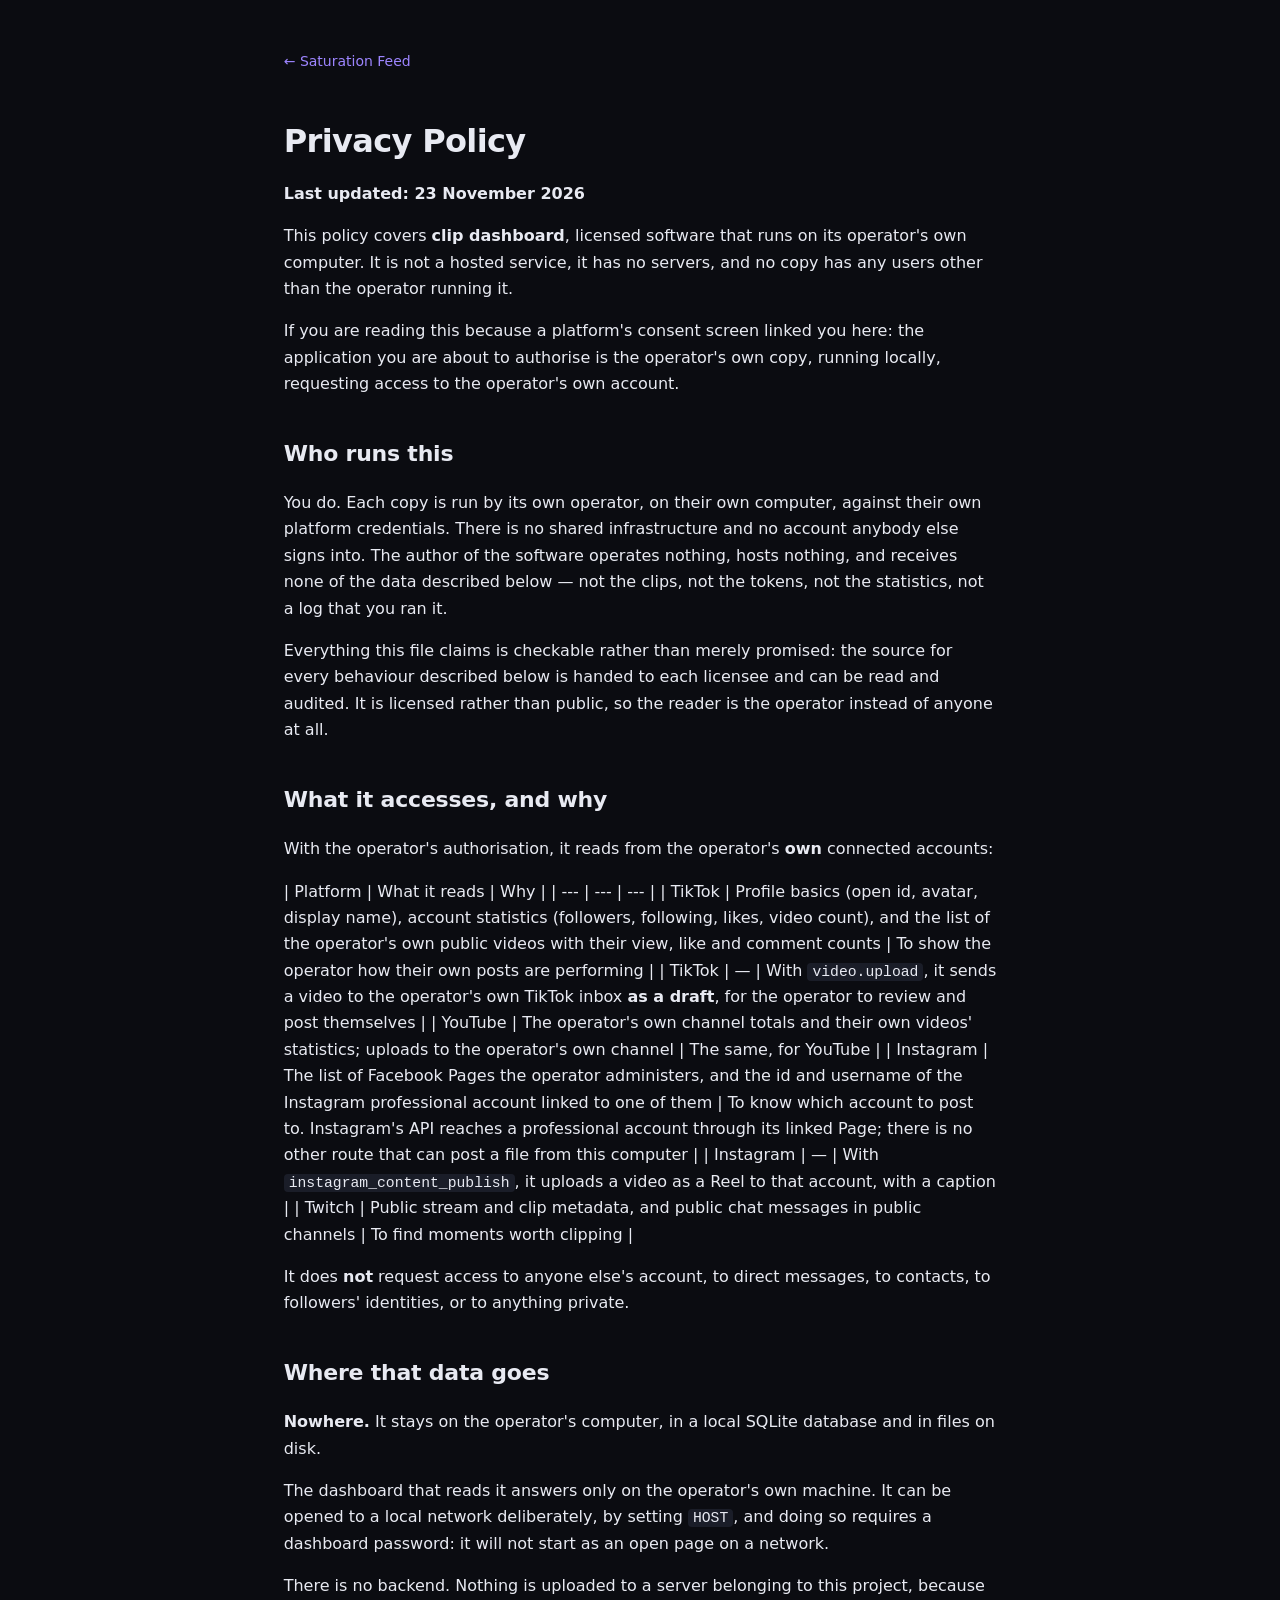
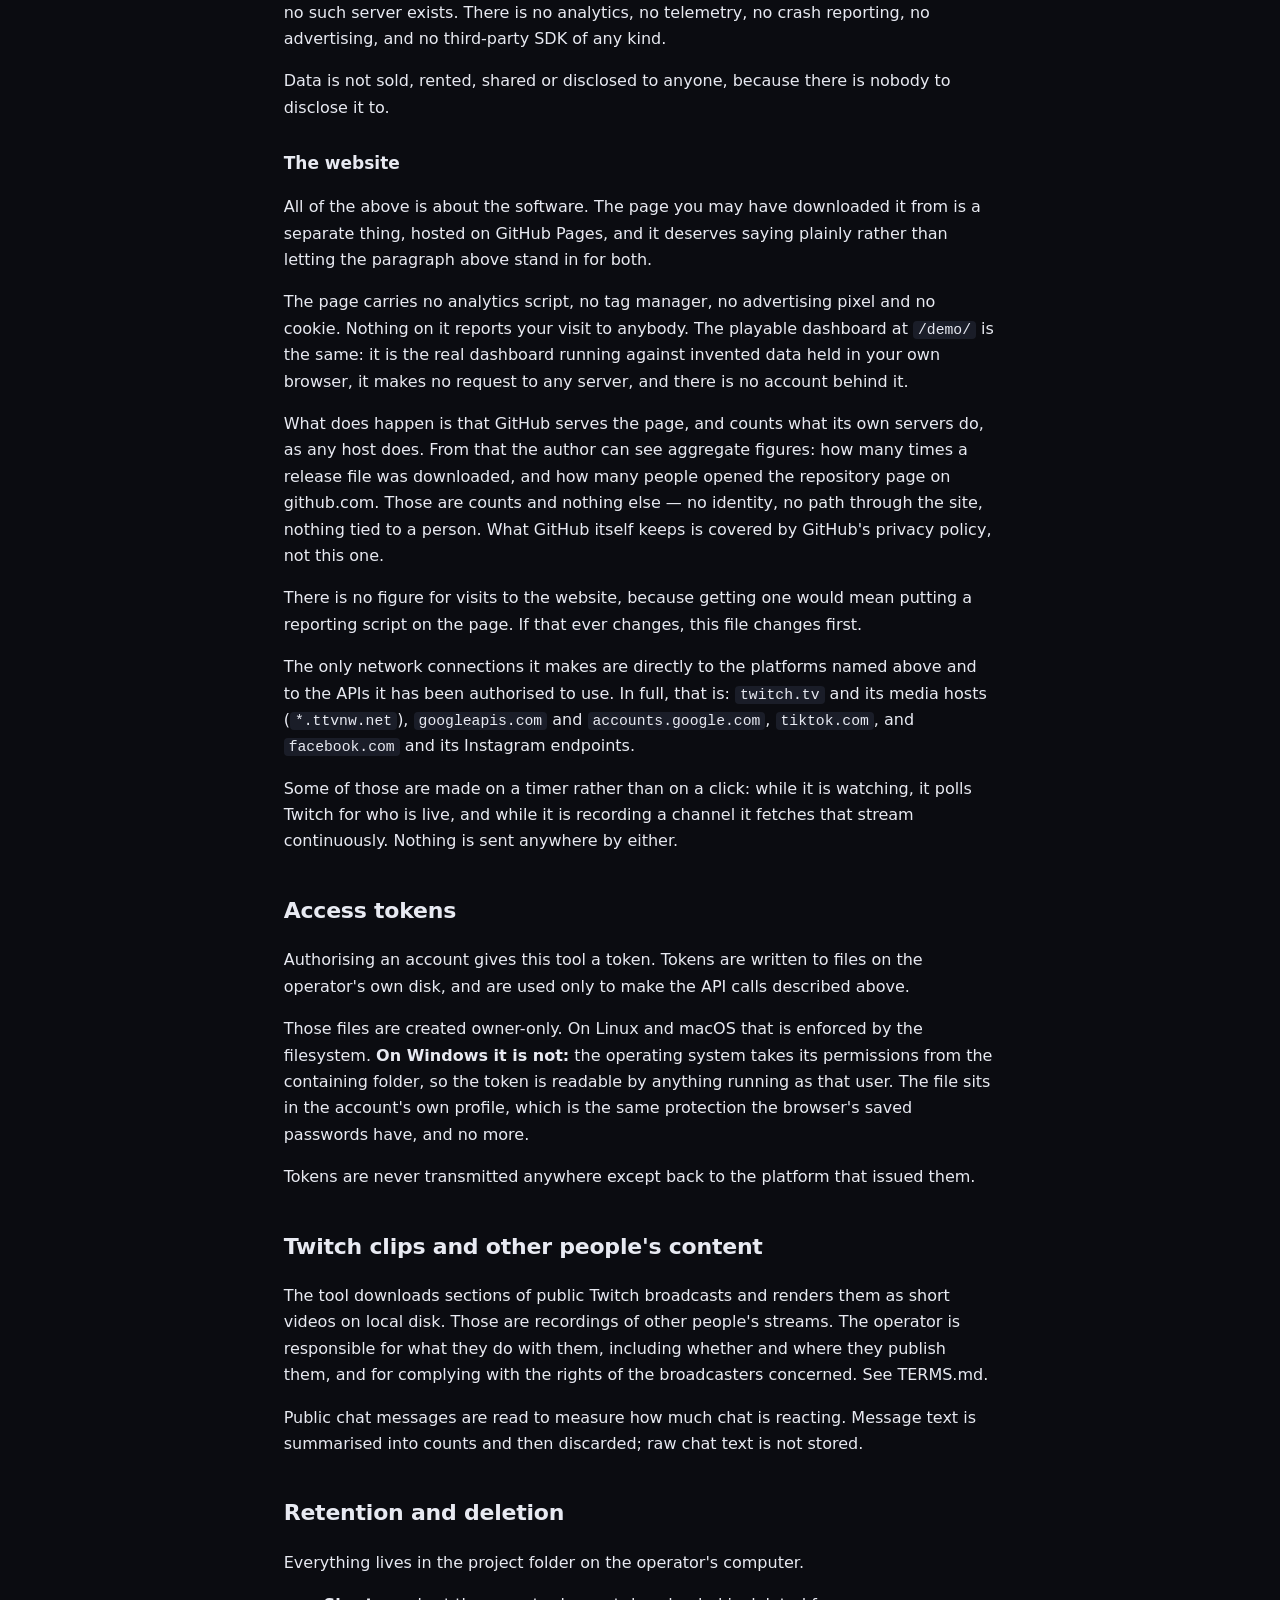
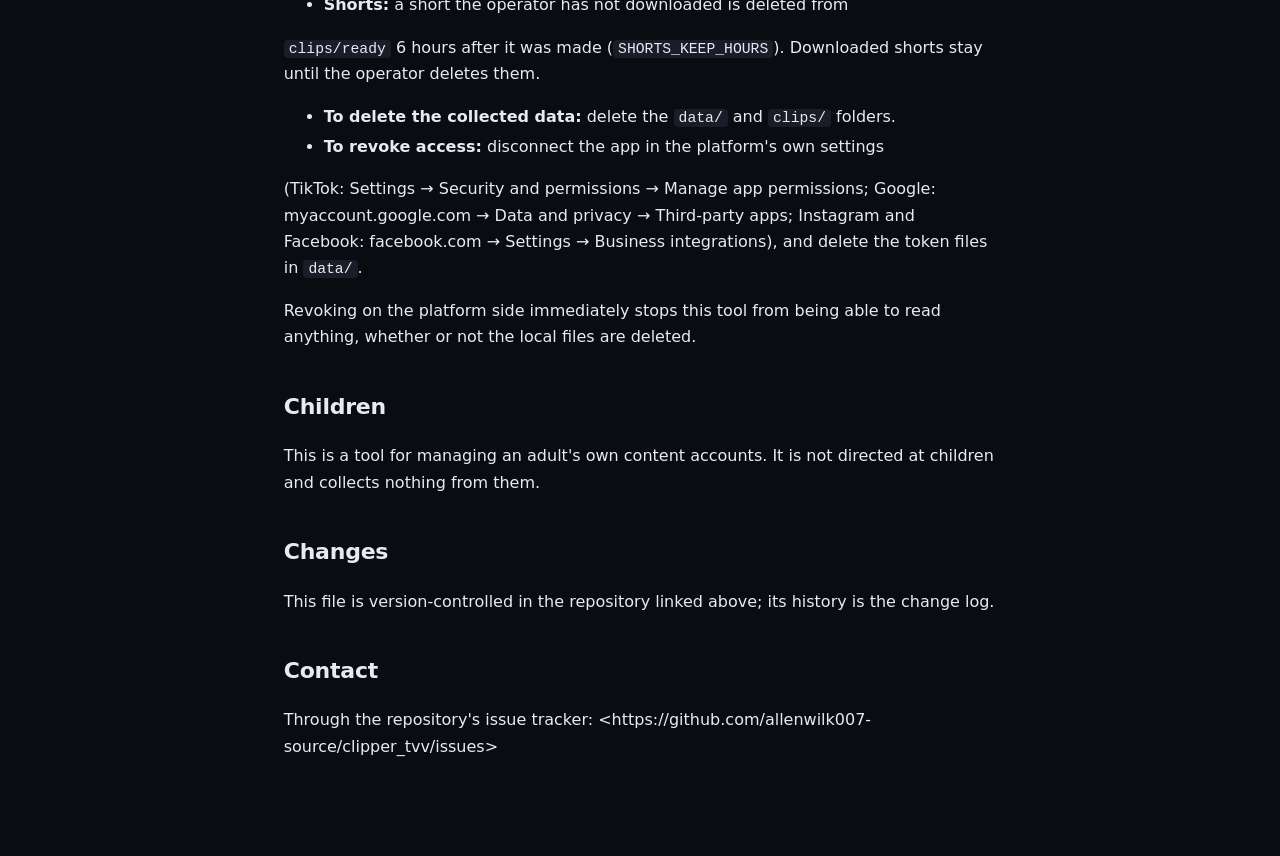
<file: privacy.html>
<!doctype html>
<html lang="en">
  <head>
    <meta charset="utf-8" />
    <meta name="viewport" content="width=device-width, initial-scale=1" />
    <title>Privacy - Saturation Feed</title>
    <meta http-equiv="Content-Security-Policy" content="default-src 'none'; img-src 'self' data:; style-src 'self'; media-src 'self'; font-src 'self'; base-uri 'none'; form-action 'none'" />
    <meta name="referrer" content="strict-origin-when-cross-origin" />
    <meta name="color-scheme" content="dark light" />
    <link rel="icon" href="icon.svg" />
    <link rel="stylesheet" href="doc.css" />
  </head>
  <body>
    <main class="doc">
      <a class="back" href="index.html">&larr; Saturation Feed</a>
<h1>Privacy Policy</h1>
<p><strong>Last updated: 23 November 2026</strong></p>
<p>This policy covers <strong>clip dashboard</strong>, licensed software that runs on its operator&#39;s own computer. It is not a hosted service, it has no servers, and no copy has any users other than the operator running it.</p>
<p>If you are reading this because a platform&#39;s consent screen linked you here: the application you are about to authorise is the operator&#39;s own copy, running locally, requesting access to the operator&#39;s own account.</p>
<h2>Who runs this</h2>
<p>You do. Each copy is run by its own operator, on their own computer, against their own platform credentials. There is no shared infrastructure and no account anybody else signs into. The author of the software operates nothing, hosts nothing, and receives none of the data described below — not the clips, not the tokens, not the statistics, not a log that you ran it.</p>
<p>Everything this file claims is checkable rather than merely promised: the source for every behaviour described below is handed to each licensee and can be read and audited. It is licensed rather than public, so the reader is the operator instead of anyone at all.</p>
<h2>What it accesses, and why</h2>
<p>With the operator&#39;s authorisation, it reads from the operator&#39;s <strong>own</strong> connected accounts:</p>
<p>| Platform | What it reads | Why | | --- | --- | --- | | TikTok | Profile basics (open id, avatar, display name), account statistics (followers, following, likes, video count), and the list of the operator&#39;s own public videos with their view, like and comment counts | To show the operator how their own posts are performing | | TikTok | — | With <code>video.upload</code>, it sends a video to the operator&#39;s own TikTok inbox <strong>as a draft</strong>, for the operator to review and post themselves | | YouTube | The operator&#39;s own channel totals and their own videos&#39; statistics; uploads to the operator&#39;s own channel | The same, for YouTube | | Instagram | The list of Facebook Pages the operator administers, and the id and username of the Instagram professional account linked to one of them | To know which account to post to. Instagram&#39;s API reaches a professional account through its linked Page; there is no other route that can post a file from this computer | | Instagram | — | With <code>instagram_content_publish</code>, it uploads a video as a Reel to that account, with a caption | | Twitch | Public stream and clip metadata, and public chat messages in public channels | To find moments worth clipping |</p>
<p>It does <strong>not</strong> request access to anyone else&#39;s account, to direct messages, to contacts, to followers&#39; identities, or to anything private.</p>
<h2>Where that data goes</h2>
<p><strong>Nowhere.</strong> It stays on the operator&#39;s computer, in a local SQLite database and in files on disk.</p>
<p>The dashboard that reads it answers only on the operator&#39;s own machine. It can be opened to a local network deliberately, by setting <code>HOST</code>, and doing so requires a dashboard password: it will not start as an open page on a network.</p>
<p>There is no backend. Nothing is uploaded to a server belonging to this project, because no such server exists. There is no analytics, no telemetry, no crash reporting, no advertising, and no third-party SDK of any kind.</p>
<p>Data is not sold, rented, shared or disclosed to anyone, because there is nobody to disclose it to.</p>
<h3>The website</h3>
<p>All of the above is about the software. The page you may have downloaded it from is a separate thing, hosted on GitHub Pages, and it deserves saying plainly rather than letting the paragraph above stand in for both.</p>
<p>The page carries no analytics script, no tag manager, no advertising pixel and no cookie. Nothing on it reports your visit to anybody. The playable dashboard at <code>/demo/</code> is the same: it is the real dashboard running against invented data held in your own browser, it makes no request to any server, and there is no account behind it.</p>
<p>What does happen is that GitHub serves the page, and counts what its own servers do, as any host does. From that the author can see aggregate figures: how many times a release file was downloaded, and how many people opened the repository page on github.com. Those are counts and nothing else — no identity, no path through the site, nothing tied to a person. What GitHub itself keeps is covered by GitHub&#39;s privacy policy, not this one.</p>
<p>There is no figure for visits to the website, because getting one would mean putting a reporting script on the page. If that ever changes, this file changes first.</p>
<p>The only network connections it makes are directly to the platforms named above and to the APIs it has been authorised to use. In full, that is: <code>twitch.tv</code> and its media hosts (<code>*.ttvnw.net</code>), <code>googleapis.com</code> and <code>accounts.google.com</code>, <code>tiktok.com</code>, and <code>facebook.com</code> and its Instagram endpoints.</p>
<p>Some of those are made on a timer rather than on a click: while it is watching, it polls Twitch for who is live, and while it is recording a channel it fetches that stream continuously. Nothing is sent anywhere by either.</p>
<h2>Access tokens</h2>
<p>Authorising an account gives this tool a token. Tokens are written to files on the operator&#39;s own disk, and are used only to make the API calls described above.</p>
<p>Those files are created owner-only. On Linux and macOS that is enforced by the filesystem. <strong>On Windows it is not:</strong> the operating system takes its permissions from the containing folder, so the token is readable by anything running as that user. The file sits in the account&#39;s own profile, which is the same protection the browser&#39;s saved passwords have, and no more.</p>
<p>Tokens are never transmitted anywhere except back to the platform that issued them.</p>
<h2>Twitch clips and other people&#39;s content</h2>
<p>The tool downloads sections of public Twitch broadcasts and renders them as short videos on local disk. Those are recordings of other people&#39;s streams. The operator is responsible for what they do with them, including whether and where they publish them, and for complying with the rights of the broadcasters concerned. See TERMS.md.</p>
<p>Public chat messages are read to measure how much chat is reacting. Message text is summarised into counts and then discarded; raw chat text is not stored.</p>
<h2>Retention and deletion</h2>
<p>Everything lives in the project folder on the operator&#39;s computer.</p>
<ul>
<li><strong>Shorts:</strong> a short the operator has not downloaded is deleted from</li>
</ul>
<p><code>clips/ready</code> 6 hours after it was made (<code>SHORTS_KEEP_HOURS</code>). Downloaded shorts stay until the operator deletes them.</p>
<ul>
<li><strong>To delete the collected data:</strong> delete the <code>data/</code> and <code>clips/</code> folders.</li>
<li><strong>To revoke access:</strong> disconnect the app in the platform&#39;s own settings</li>
</ul>
<p>(TikTok: Settings → Security and permissions → Manage app permissions; Google: myaccount.google.com → Data and privacy → Third-party apps; Instagram and Facebook: facebook.com → Settings → Business integrations), and delete the token files in <code>data/</code>.</p>
<p>Revoking on the platform side immediately stops this tool from being able to read anything, whether or not the local files are deleted.</p>
<h2>Children</h2>
<p>This is a tool for managing an adult&#39;s own content accounts. It is not directed at children and collects nothing from them.</p>
<h2>Changes</h2>
<p>This file is version-controlled in the repository linked above; its history is the change log.</p>
<h2>Contact</h2>
<p>Through the repository&#39;s issue tracker: &lt;https://github.com/allenwilk007-source/clipper_tvv/issues&gt;</p>
    </main>
  </body>
</html>
</file>
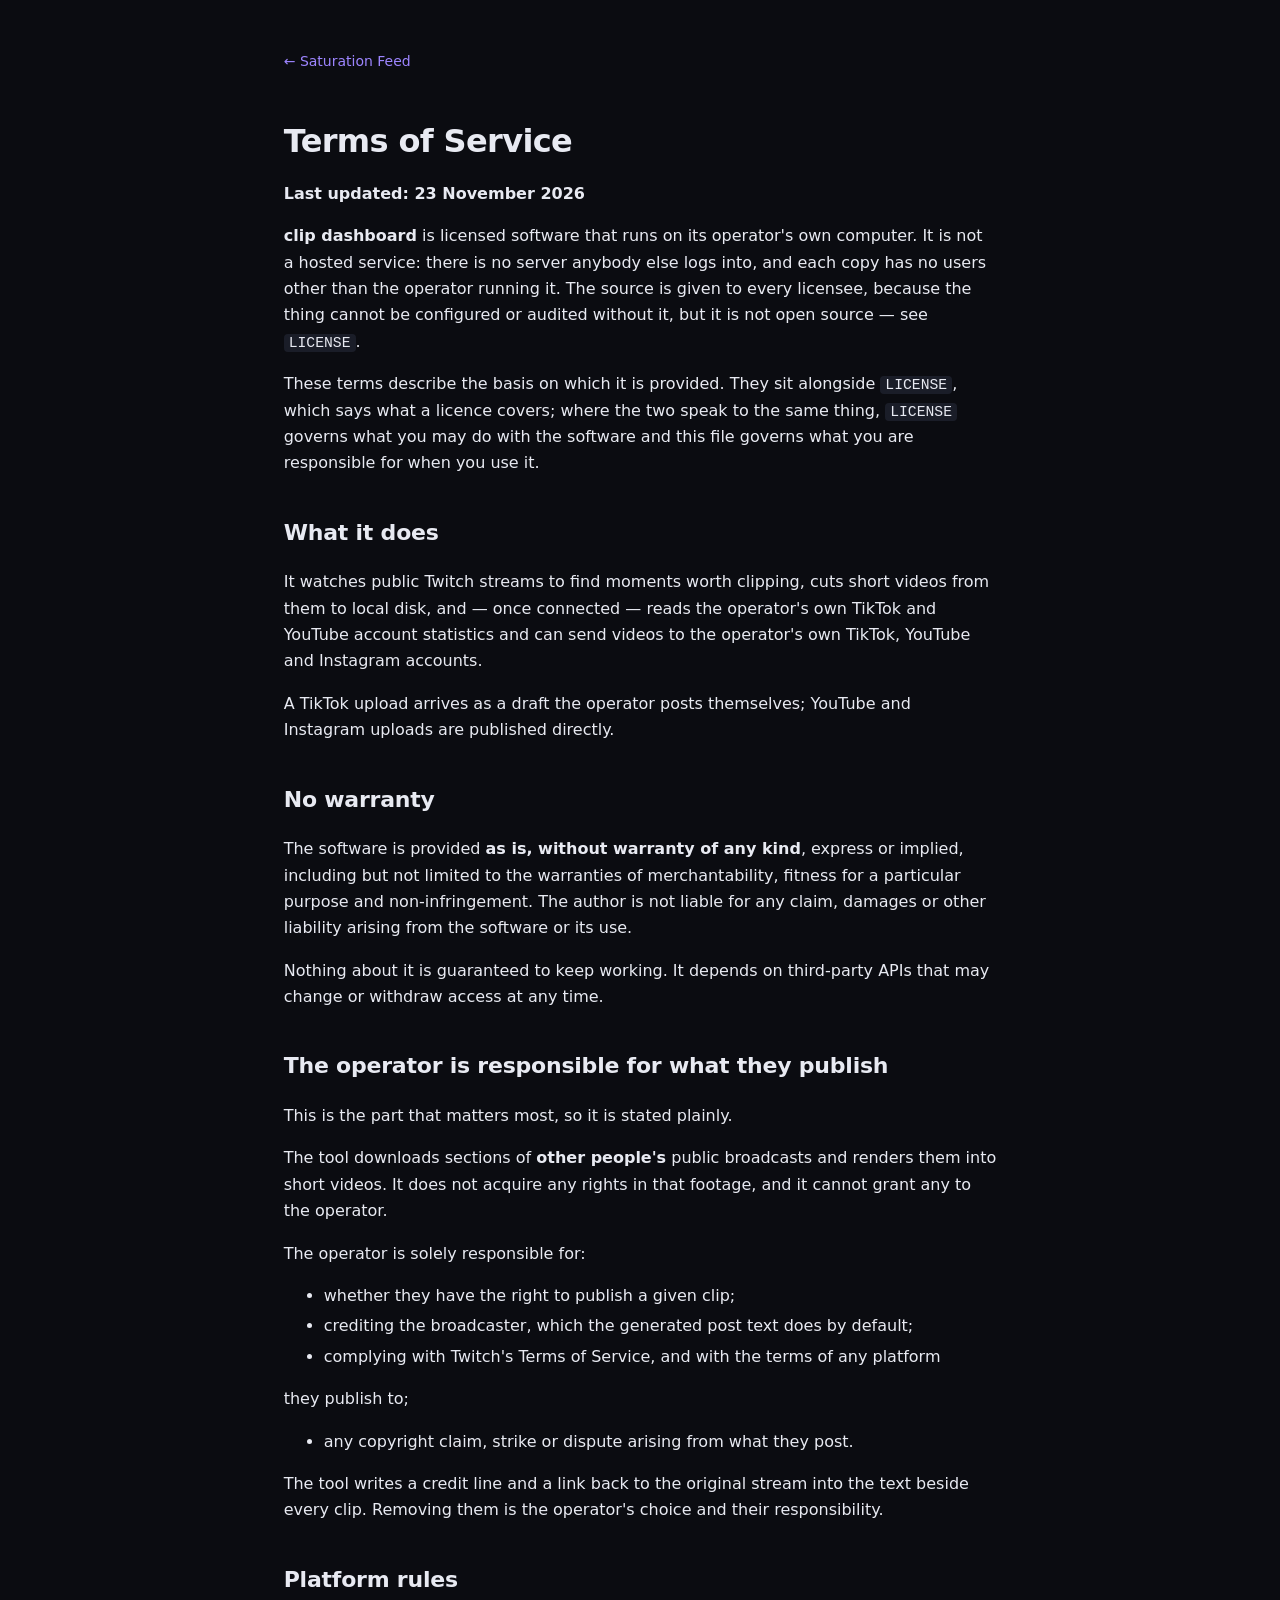
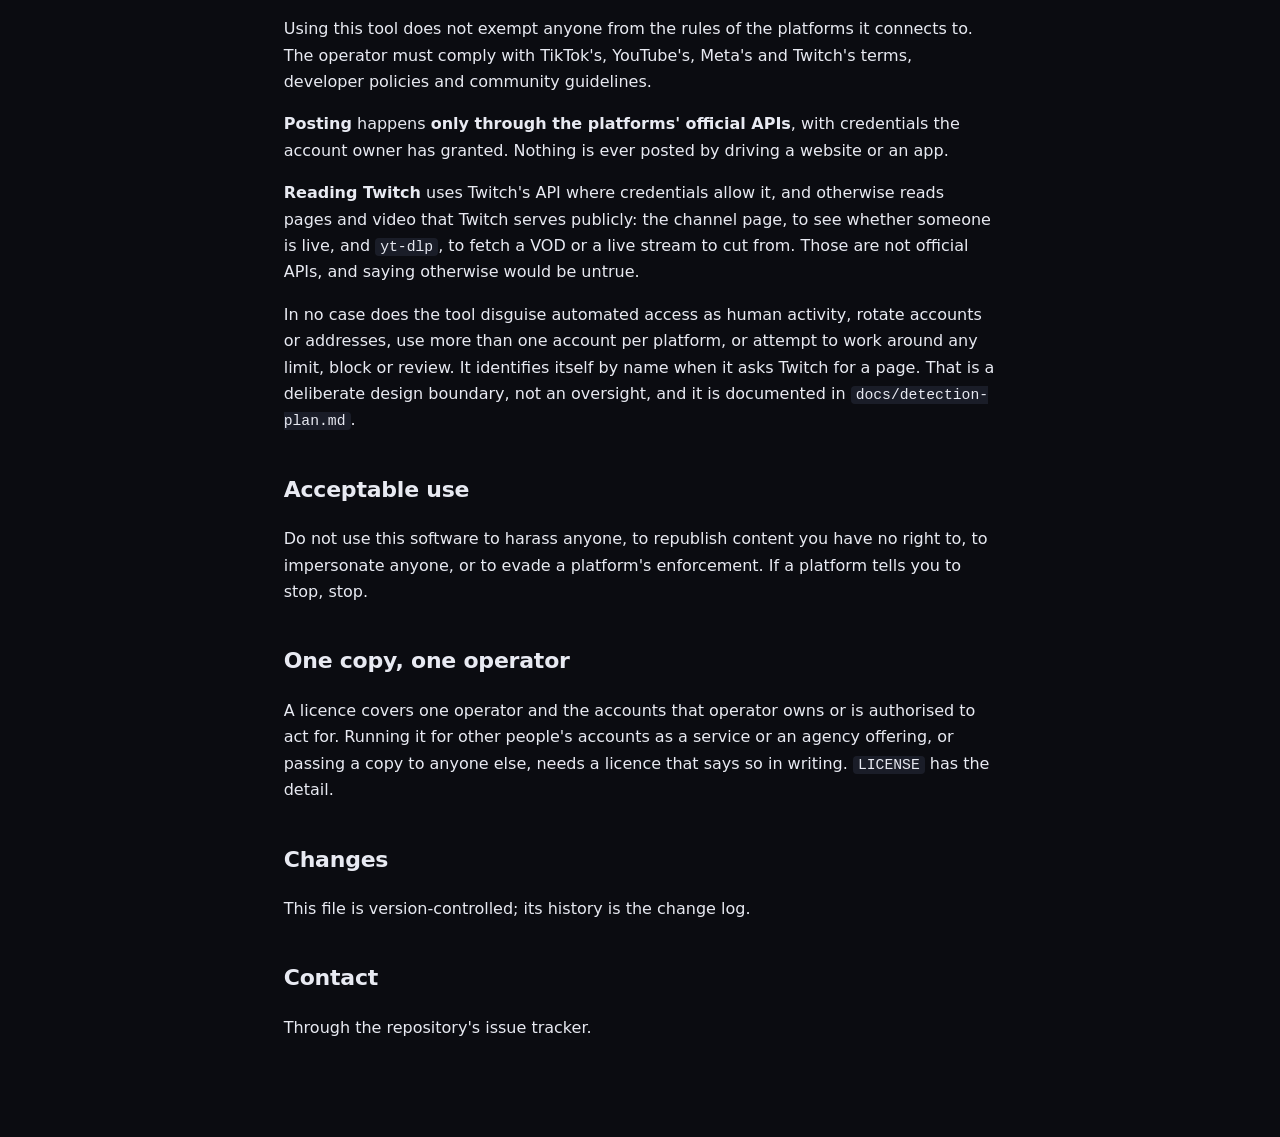
<file: terms.html>
<!doctype html>
<html lang="en">
  <head>
    <meta charset="utf-8" />
    <meta name="viewport" content="width=device-width, initial-scale=1" />
    <title>Terms - Saturation Feed</title>
    <meta http-equiv="Content-Security-Policy" content="default-src 'none'; img-src 'self' data:; style-src 'self'; media-src 'self'; font-src 'self'; base-uri 'none'; form-action 'none'" />
    <meta name="referrer" content="strict-origin-when-cross-origin" />
    <meta name="color-scheme" content="dark light" />
    <link rel="icon" href="icon.svg" />
    <link rel="stylesheet" href="doc.css" />
  </head>
  <body>
    <main class="doc">
      <a class="back" href="index.html">&larr; Saturation Feed</a>
<h1>Terms of Service</h1>
<p><strong>Last updated: 23 November 2026</strong></p>
<p><strong>clip dashboard</strong> is licensed software that runs on its operator&#39;s own computer. It is not a hosted service: there is no server anybody else logs into, and each copy has no users other than the operator running it. The source is given to every licensee, because the thing cannot be configured or audited without it, but it is not open source — see <code>LICENSE</code>.</p>
<p>These terms describe the basis on which it is provided. They sit alongside <code>LICENSE</code>, which says what a licence covers; where the two speak to the same thing, <code>LICENSE</code> governs what you may do with the software and this file governs what you are responsible for when you use it.</p>
<h2>What it does</h2>
<p>It watches public Twitch streams to find moments worth clipping, cuts short videos from them to local disk, and — once connected — reads the operator&#39;s own TikTok and YouTube account statistics and can send videos to the operator&#39;s own TikTok, YouTube and Instagram accounts.</p>
<p>A TikTok upload arrives as a draft the operator posts themselves; YouTube and Instagram uploads are published directly.</p>
<h2>No warranty</h2>
<p>The software is provided <strong>as is, without warranty of any kind</strong>, express or implied, including but not limited to the warranties of merchantability, fitness for a particular purpose and non-infringement. The author is not liable for any claim, damages or other liability arising from the software or its use.</p>
<p>Nothing about it is guaranteed to keep working. It depends on third-party APIs that may change or withdraw access at any time.</p>
<h2>The operator is responsible for what they publish</h2>
<p>This is the part that matters most, so it is stated plainly.</p>
<p>The tool downloads sections of <strong>other people&#39;s</strong> public broadcasts and renders them into short videos. It does not acquire any rights in that footage, and it cannot grant any to the operator.</p>
<p>The operator is solely responsible for:</p>
<ul>
<li>whether they have the right to publish a given clip;</li>
<li>crediting the broadcaster, which the generated post text does by default;</li>
<li>complying with Twitch&#39;s Terms of Service, and with the terms of any platform</li>
</ul>
<p>they publish to;</p>
<ul>
<li>any copyright claim, strike or dispute arising from what they post.</li>
</ul>
<p>The tool writes a credit line and a link back to the original stream into the text beside every clip. Removing them is the operator&#39;s choice and their responsibility.</p>
<h2>Platform rules</h2>
<p>Using this tool does not exempt anyone from the rules of the platforms it connects to. The operator must comply with TikTok&#39;s, YouTube&#39;s, Meta&#39;s and Twitch&#39;s terms, developer policies and community guidelines.</p>
<p><strong>Posting</strong> happens <strong>only through the platforms&#39; official APIs</strong>, with credentials the account owner has granted. Nothing is ever posted by driving a website or an app.</p>
<p><strong>Reading Twitch</strong> uses Twitch&#39;s API where credentials allow it, and otherwise reads pages and video that Twitch serves publicly: the channel page, to see whether someone is live, and <code>yt-dlp</code>, to fetch a VOD or a live stream to cut from. Those are not official APIs, and saying otherwise would be untrue.</p>
<p>In no case does the tool disguise automated access as human activity, rotate accounts or addresses, use more than one account per platform, or attempt to work around any limit, block or review. It identifies itself by name when it asks Twitch for a page. That is a deliberate design boundary, not an oversight, and it is documented in <code>docs/detection-plan.md</code>.</p>
<h2>Acceptable use</h2>
<p>Do not use this software to harass anyone, to republish content you have no right to, to impersonate anyone, or to evade a platform&#39;s enforcement. If a platform tells you to stop, stop.</p>
<h2>One copy, one operator</h2>
<p>A licence covers one operator and the accounts that operator owns or is authorised to act for. Running it for other people&#39;s accounts as a service or an agency offering, or passing a copy to anyone else, needs a licence that says so in writing. <code>LICENSE</code> has the detail.</p>
<h2>Changes</h2>
<p>This file is version-controlled; its history is the change log.</p>
<h2>Contact</h2>
<p>Through the repository&#39;s issue tracker.</p>
    </main>
  </body>
</html>
</file>
<file: landing.css>
/* The page somebody sees before they own a copy.
 *
 * Deliberately not the dashboard's palette. The dashboard is dark because it
 * is watched for hours in a dark room next to a stream; this is read once, in
 * daylight, by somebody deciding whether to buy. Light, wide and quiet is the
 * right register for that, and it is the register the products this competes
 * with use.
 *
 * No web font is loaded. A marketing page that fetches a typeface from Google
 * hands every visitor's address to Google, and the whole argument this page
 * makes is that the software does not do that sort of thing. Poppins is named
 * first so an operator who has it installed gets it; everyone else gets the
 * system's own sans, which carries the same weight and rhythm.
 */

:root {
  --ink: #020617;
  --ink-soft: #0f172a;
  /* Both are a step darker than the slate values they started as. The lighter
   * one was 2.56:1 on white, which is decoration pretending to be a sentence,
   * and the darker one fell to 4.34:1 once it landed on a tinted section
   * rather than on white. Measured against the surface each actually sits on,
   * not against the page. */
  --muted: #5f6b7f;
  --muted-2: #6b7687;
  --line: #e2e8f0;
  --wash: #f1f5f9;
  --panel: #ebf0f4;
  --page: #ffffff;
  --accent: #6d4df0;
  --live: #35d07f;

  --r: 16px;
  --r-sm: 12px;
  --r-pill: 9999px;

  --shell: 1140px;
  --gutter: 16px;

  --font: "Poppins", ui-sans-serif, system-ui, "Segoe UI Variable Display",
    "Segoe UI", Roboto, "Helvetica Neue", Arial, sans-serif;
}

* { box-sizing: border-box; }

html { -webkit-text-size-adjust: 100%; scroll-behavior: smooth; }

@media (prefers-reduced-motion: reduce) {
  html { scroll-behavior: auto; }
  *, *::before, *::after {
    animation-duration: 0.01ms !important;
    animation-iteration-count: 1 !important;
    transition-duration: 0.01ms !important;
  }
}

body {
  margin: 0;
  background: var(--page);
  color: var(--ink);
  font-family: var(--font);
  font-size: 15px;
  line-height: 1.6;
  -webkit-font-smoothing: antialiased;
}

h1, h2, h3 {
  margin: 0;
  font-weight: 600;
  letter-spacing: -0.028em;
  line-height: 1.05;
  /* Headlines here are short and set large, which is exactly the case where a
   * greedy line break strands one word on a line of its own. Balancing beats
   * hand-tuning a max-width per heading, which only holds at one font size. */
  text-wrap: balance;
}
.lead, .head p, .closing p { text-wrap: pretty; }
p { margin: 0; }
a { color: inherit; }

.shell {
  width: 100%;
  max-width: var(--shell);
  margin: 0 auto;
  padding: 0 var(--gutter);
}

/* ---- buttons ------------------------------------------------------------ */

.btn {
  display: inline-flex;
  align-items: center;
  justify-content: center;
  gap: 8px;
  padding: 12px 20px;
  border: 1px solid transparent;
  border-radius: var(--r-sm);
  background: var(--ink);
  color: #fff;
  font: inherit;
  font-weight: 500;
  font-size: 14px;
  text-decoration: none;
  cursor: pointer;
  transition: transform 0.12s ease, background 0.12s ease, border-color 0.12s ease;
}
.btn:hover { background: #1e293b; transform: translateY(-1px); }
.btn:active { transform: translateY(0); }

.btn-ghost {
  background: transparent;
  color: var(--ink);
  border-color: var(--line);
}
.btn-ghost:hover { background: var(--wash); border-color: var(--muted-2); }

.btn-lg { padding: 15px 26px; font-size: 15px; }

:where(a, button, summary, input):focus-visible {
  outline: 2px solid var(--accent);
  outline-offset: 3px;
  border-radius: 6px;
}

/* ---- nav ---------------------------------------------------------------- */

.nav {
  position: sticky;
  top: 0;
  z-index: 20;
  background: rgba(255, 255, 255, 0.82);
  backdrop-filter: saturate(180%) blur(12px);
  border-bottom: 1px solid var(--line);
}
.nav .shell {
  display: flex;
  align-items: center;
  gap: 24px;
  height: 64px;
}
.brand {
  display: flex;
  align-items: center;
  gap: 9px;
  font-weight: 600;
  font-size: 15px;
  letter-spacing: -0.02em;
  text-decoration: none;
}
.brand img { display: block; }
.nav-links {
  display: flex;
  gap: 22px;
  margin-left: auto;
  font-size: 14px;
}
.nav-links a { color: var(--muted); text-decoration: none; }
.nav-links a:hover { color: var(--ink); }

@media (max-width: 760px) {
  .nav-links { display: none; }
  .nav .shell { gap: 12px; }
  .nav .btn { margin-left: auto; }
}

/* ---- hero --------------------------------------------------------------- */

.hero { padding: 72px 0 8px; text-align: center; }

.flag {
  display: inline-flex;
  align-items: center;
  gap: 8px;
  padding: 6px 14px 6px 10px;
  border: 1px solid var(--line);
  border-radius: var(--r-pill);
  background: #fff;
  color: var(--muted);
  font-size: 13px;
}
.dot {
  width: 7px;
  height: 7px;
  border-radius: 50%;
  background: var(--live);
  box-shadow: 0 0 0 3px rgba(53, 208, 127, 0.18);
}

h1 {
  margin: 22px auto 0;
  max-width: 15ch;
  font-size: clamp(2.4rem, 6.4vw, 4.05rem);
}
h1 em { font-style: normal; color: var(--accent); }

.lead {
  margin: 20px auto 0;
  max-width: 56ch;
  color: var(--muted);
  font-size: 17px;
  line-height: 1.65;
}

.cta-row {
  display: flex;
  flex-wrap: wrap;
  justify-content: center;
  gap: 12px;
  margin-top: 30px;
}
.fineprint { margin-top: 16px; color: var(--muted-2); font-size: 13px; }

/* ---- the product shot --------------------------------------------------- */

.shot {
  margin: 52px auto 0;
  border: 1px solid var(--line);
  border-radius: var(--r);
  background: var(--panel);
  padding: 10px;
  box-shadow: 0 24px 60px -30px rgba(2, 6, 23, 0.4);
}
.shot-inner {
  border-radius: 10px;
  background: #0d0f14;
  color: #e7ebf3;
  overflow: hidden;
  text-align: left;
}
.shot-bar {
  display: flex;
  align-items: center;
  gap: 10px;
  padding: 11px 14px;
  border-bottom: 1px solid #262d3a;
  font-size: 12px;
  color: #8b95a8;
}
.shot-bar b { color: #e7ebf3; font-weight: 600; font-size: 13px; }
.shot-bar .spacer { margin-left: auto; }
.shot-grid {
  display: grid;
  grid-template-columns: repeat(auto-fit, minmax(190px, 1fr));
  gap: 10px;
  padding: 14px;
}
.moment {
  border: 1px solid #262d3a;
  border-radius: 10px;
  background: #151922;
  padding: 12px;
}
.moment .who { font-size: 12px; font-weight: 600; }
.moment .said { margin-top: 6px; color: #cfd6e4; font-size: 12px; line-height: 1.5; }
.meter { margin-top: 10px; height: 4px; border-radius: 99px; background: #262d3a; overflow: hidden; }
.meter i { display: block; height: 100%; border-radius: 99px; background: var(--accent); }
.moment .foot { margin-top: 9px; display: flex; gap: 6px; flex-wrap: wrap; }
.tag {
  padding: 1px 8px;
  border-radius: var(--r-pill);
  background: #1b212c;
  color: #8b95a8;
  font-size: 11px;
}
.tag.on { background: rgba(53, 208, 127, 0.16); color: #35d07f; }

/* ---- facts strip -------------------------------------------------------- */

.facts {
  display: grid;
  grid-template-columns: repeat(auto-fit, minmax(170px, 1fr));
  gap: 1px;
  margin: 64px auto 0;
  border: 1px solid var(--line);
  border-radius: var(--r);
  background: var(--line);
  overflow: hidden;
}
.fact { background: #fff; padding: 22px 20px; }
.fact b { display: block; font-size: 26px; font-weight: 600; letter-spacing: -0.03em; }
.fact span { display: block; margin-top: 4px; color: var(--muted); font-size: 13px; line-height: 1.45; }

/* ---- sections ----------------------------------------------------------- */

section { padding: 84px 0; }
section.tinted { background: var(--wash); border-block: 1px solid var(--line); }

.head { max-width: 48ch; }
/* A centred head measured in ch is measured against the body size, not the
 * headline's, so the h2 inside it broke three ways and left a one-word last
 * line. The container is sized for the headline; the paragraph gets its own
 * measure back. */
.head.mid { max-width: 700px; margin: 0 auto; text-align: center; }
.head.mid p { max-width: 52ch; margin-inline: auto; }
.eyebrow {
  color: var(--accent);
  font-size: 13px;
  font-weight: 500;
  letter-spacing: 0.02em;
}
.head h2 { margin-top: 12px; font-size: clamp(1.8rem, 3.6vw, 2.5rem); }
.head p { margin-top: 14px; color: var(--muted); font-size: 16px; }

.steps {
  display: grid;
  grid-template-columns: repeat(auto-fit, minmax(260px, 1fr));
  gap: 20px;
  margin-top: 44px;
  counter-reset: step;
}
.step {
  border: 1px solid var(--line);
  border-radius: var(--r);
  background: #fff;
  padding: 26px 24px;
}
.step::before {
  counter-increment: step;
  content: counter(step);
  display: grid;
  place-items: center;
  width: 30px;
  height: 30px;
  border-radius: 50%;
  background: var(--ink);
  color: #fff;
  font-size: 13px;
  font-weight: 600;
}
.step h3 { margin-top: 16px; font-size: 17px; }
.step p { margin-top: 9px; color: var(--muted); font-size: 14px; }

.cards {
  display: grid;
  grid-template-columns: repeat(auto-fit, minmax(270px, 1fr));
  gap: 20px;
  margin-top: 44px;
}
.card {
  border: 1px solid var(--line);
  border-radius: var(--r);
  background: #fff;
  padding: 26px 24px;
}
.card h3 { font-size: 16px; }
.card p { margin-top: 9px; color: var(--muted); font-size: 14px; }
.card .ico {
  display: grid;
  place-items: center;
  width: 36px;
  height: 36px;
  margin-bottom: 16px;
  border-radius: 10px;
  background: var(--wash);
  border: 1px solid var(--line);
}

/* ---- the split ---------------------------------------------------------- */

.split {
  display: grid;
  grid-template-columns: 1fr 1fr;
  gap: 48px;
  align-items: center;
}
@media (max-width: 860px) { .split { grid-template-columns: 1fr; gap: 32px; } }

.ledger {
  border: 1px solid var(--line);
  border-radius: var(--r);
  background: #fff;
  margin: 0;
  overflow: hidden;
  font-size: 14px;
}
.ledger > div {
  display: flex;
  align-items: baseline;
  gap: 12px;
  padding: 14px 18px;
  border-top: 1px solid var(--line);
}
.ledger > div:first-child { border-top: 0; }
.ledger dt { margin: 0; color: var(--muted); flex: 1; }
.ledger dd { margin: 0; font-weight: 500; text-align: right; }
.ledger .no { color: var(--muted-2); }

/* ---- price -------------------------------------------------------------- */

.price {
  max-width: 430px;
  margin: 44px auto 0;
  border: 1px solid var(--ink);
  border-radius: var(--r);
  background: #fff;
  padding: 32px;
  text-align: center;
}
.price .amount { font-size: 42px; font-weight: 600; letter-spacing: -0.035em; line-height: 1.1; }
.price .per { color: var(--muted); font-size: 14px; }
.price ul { margin: 24px 0 0; padding: 0; list-style: none; text-align: left; }
.price li {
  display: flex;
  gap: 10px;
  padding: 7px 0;
  color: var(--ink-soft);
  font-size: 14px;
}
.price li::before { content: "\2713"; color: var(--accent); font-weight: 600; }
.price .btn { width: 100%; margin-top: 26px; }

/* ---- faq ---------------------------------------------------------------- */

.faq { max-width: 740px; margin: 44px auto 0; }
.faq details { border-top: 1px solid var(--line); padding: 4px 0; }
.faq details:last-child { border-bottom: 1px solid var(--line); }
.faq summary {
  display: flex;
  align-items: center;
  justify-content: space-between;
  gap: 16px;
  padding: 18px 2px;
  font-weight: 500;
  font-size: 15px;
  cursor: pointer;
  list-style: none;
}
.faq summary::-webkit-details-marker { display: none; }
.faq summary::after { content: "+"; color: var(--muted); font-size: 20px; font-weight: 400; }
.faq details[open] summary::after { content: "\2212"; }
.faq .answer { padding: 0 2px 20px; color: var(--muted); font-size: 14px; max-width: 64ch; }

/* ---- closing + footer --------------------------------------------------- */

.closing {
  border-radius: var(--r);
  background: var(--ink);
  color: #fff;
  padding: 64px 32px;
  text-align: center;
}
.closing h2 { font-size: clamp(1.8rem, 4vw, 2.6rem); max-width: 18ch; margin: 0 auto; }
.closing p { margin: 16px auto 0; max-width: 50ch; color: #94a3b8; font-size: 16px; }
.closing .btn { margin-top: 28px; background: #fff; color: var(--ink); }
.closing .btn:hover { background: var(--wash); }

footer {
  border-top: 1px solid var(--line);
  margin-top: 84px;
  padding: 36px 0 56px;
  color: var(--muted);
  font-size: 13px;
}
footer .shell { display: flex; flex-wrap: wrap; gap: 16px 28px; align-items: center; }
/* The header links are desktop-only, but these are on the page at phone width,
 * where a 21px-tall link is a miss waiting to happen. */
footer a {
  display: inline-block;
  padding: 4px 0;
  color: var(--muted);
  text-decoration: none;
}
footer a:hover { color: var(--ink); }
footer .spacer { margin-left: auto; }

@media (max-width: 620px) {
  section { padding: 60px 0; }
  .hero { padding: 48px 0 0; }
  .closing { padding: 48px 20px; }
  .shot { padding: 6px; }
}

/* The screenshot tour. A picture and its explanation side by side on a wide
   screen, stacked on a narrow one, with the picture first either way: the
   whole point of this section is the picture, and a caption above it is a
   caption for something the reader has not seen yet. */
.tour-lede { max-width: 62ch; }

/* The way in to the playable copy. It sits under the lede rather than at the
   bottom of the tour, because somebody who wants to press things wants to
   press them before reading three captions. */
.tour-try-lede {
  max-width: 62ch;
  display: flex;
  flex-wrap: wrap;
  align-items: baseline;
  gap: 10px 14px;
  margin-top: 18px;
}

.tour-try-lede > span {
  flex: 1 1 24ch;
  min-width: 0;
  font-size: 0.93em;
  opacity: 0.82;
}

a.tour-try {
  flex: 0 0 auto;
  padding: 9px 16px;
  border-radius: 999px;
  font-weight: 600;
  text-decoration: none;
  white-space: nowrap;
  background: var(--accent, #6d4aff);
  color: #fff;
}

a.tour-try:hover,
a.tour-try:focus-visible {
  filter: brightness(1.08);
  text-decoration: none;
}

.tour-shot {
  margin: 30px 0 0;
  display: grid;
  gap: 18px 28px;
  align-items: start;
  grid-template-columns: minmax(0, 1.35fr) minmax(0, 1fr);
}

.tour-zoom { display: block; }

.tour-shot img {
  display: block;
  width: 100%;
  height: auto;
  border: 1px solid var(--line);
  border-radius: var(--r);
  /* The shots are of a white interface on a near-white page. Without this
     the panel edges dissolve into the section behind them and the picture
     reads as part of the page rather than as a thing being shown. */
  box-shadow: 0 1px 2px rgba(15, 23, 42, 0.04), 0 12px 28px rgba(15, 23, 42, 0.07);
}

.tour-shot figcaption h3 {
  margin: 0 0 8px;
  font-size: 18px;
  letter-spacing: -0.01em;
}

.tour-shot figcaption p {
  margin: 0;
  max-width: 46ch;
  color: var(--muted);
}

.tour-shot figcaption em { font-style: normal; color: var(--ink); }

@media (max-width: 860px) {
  .tour-shot {
    grid-template-columns: minmax(0, 1fr);
    gap: 14px;
  }

  .tour-shot figcaption p { max-width: none; }
}

/* Getting started: four numbered steps, because it genuinely is four steps
   and a visitor deciding whether to bother should be able to count them.
   Numbered markers are honest here - this is a sequence, and doing step three
   before step two does not work. */
.setup {
  counter-reset: step;
  margin: 26px 0 0;
  padding: 0;
  list-style: none;
  display: grid;
  gap: 22px;
}

.setup > li {
  counter-increment: step;
  position: relative;
  padding: 20px 22px 20px 62px;
  border: 1px solid var(--line);
  border-radius: var(--r);
  background: var(--page);
}

.setup > li::before {
  content: counter(step);
  position: absolute;
  top: 20px;
  left: 20px;
  display: grid;
  place-items: center;
  width: 28px;
  height: 28px;
  border-radius: var(--r-pill);
  background: var(--accent);
  color: #fff;
  font-size: 14px;
  font-weight: 700;
  font-variant-numeric: tabular-nums;
}

.setup h3 { margin: 0 0 6px; font-size: 17px; letter-spacing: -0.01em; }
.setup p { margin: 0 0 8px; }
.setup p:last-child { margin-bottom: 0; }

.setup-note { font-size: 14.5px; color: var(--muted); max-width: 60ch; }

.setup pre {
  margin: 10px 0;
  padding: 11px 14px;
  overflow-x: auto;
  border: 1px solid var(--line);
  border-radius: var(--r-sm);
  background: var(--wash);
}

.setup code,
.get-note code,
.setup-note code {
  font-family: ui-monospace, "SF Mono", Menlo, Consolas, monospace;
  font-size: 14px;
}

.setup pre code { font-size: 14.5px; }

/* The one button on the page that downloads something. Made to look like the
   primary action it is, rather than a link lost in a paragraph. */
.dl {
  display: inline-flex;
  flex-direction: column;
  gap: 2px;
  margin: 4px 0 2px;
  padding: 11px 20px;
  border-radius: var(--r-sm);
  background: var(--ink);
  color: #fff;
  font-weight: 600;
  text-decoration: none;
}

.dl span { font-size: 12.5px; font-weight: 400; opacity: 0.72; }
.dl:hover { background: var(--accent); }
.dl:focus-visible { outline: 3px solid var(--accent); outline-offset: 3px; }

.get-note { margin-top: 24px; font-size: 15px; color: var(--muted); max-width: 62ch; }

/* The demo. Vertical, because that is the shape of what it makes. */
.demo { display: grid; grid-template-columns: 270px minmax(0, 1fr); gap: 28px; align-items: start; }
.demo video {
  width: 100%;
  max-width: 270px;
  height: auto;
  aspect-ratio: 9 / 16;
  border: 1px solid var(--line);
  border-radius: var(--r);
  background: #0a0b10;
}
.demo-words { min-width: 0; }
/* The column is as wide as the section, which is far wider than anybody
   wants to read a line of text across. */
.demo-words p { max-width: 58ch; }
.demo-words h2 { margin-bottom: 10px; }

@media (max-width: 720px) {
  .demo { grid-template-columns: minmax(0, 1fr); }
  .setup > li { padding: 18px 16px 18px 56px; }
}

/* Lifted out of style attributes so the page needs no inline styles at all.
   The four widths are the bars in the "what it does" figure. */
.w88 { width: 88%; }
.w71 { width: 71%; }
.w54 { width: 54%; }
.w19 { width: 19%; }
.spaced { margin-top: 14px; }
.centred-note { text-align: center; max-width: 52ch; margin: 20px auto 0; }
</file>
<file: demo/style.css>
:root {
  /* The dashboard used to be dark only. It is now the same product as the page
   * that sells it, so light is the default and dark is a switch in the header
   * rather than an assumption. The names below are the contract: every rule in
   * this file and its siblings asks for a token, never for a colour, so the two
   * palettes stay honest about covering the same ground. */
  /* The page is tinted and the panels are white, not the other way round. On
   * a dark palette a panel is lighter than its page; invert that naively and
   * every card disappears into the background. */
  --bg: #f6f8fb;
  --panel: #ffffff;
  --panel-2: #f1f5f9;
  --sunken: #eef2f7;
  --sunken-text: #334155;
  --line: #e2e8f0;
  --line-strong: #cbd5e1;
  --text: #020617;

  /* These are darker than the dark palette's equivalents rather than being the
   * same hues reused. A status colour that reads clearly against #0d0f14 is
   * washed out against white, and these are not decoration: they are how the
   * operator tells fresh from flooded at a glance. Every one of them was
   * measured against the two surfaces it actually lands on — the panel and the
   * sunken block — and clears 4.5:1 on both. Changing one means measuring it
   * again, not eyeballing it. */
  --muted: #5f6b7f;
  --early: #1d6fa5;
  --fresh: #0f734a;
  --warm: #8a5c0a;
  --flooded: #5f6b7f;
  --accent: #6d4df0;
  /* A filled control and a word of accent-coloured text need opposite things
   * from the same hue: the fill has to be dark enough to carry white, the text
   * light enough to be legible on the panel. One token cannot do both, and
   * trying made the buttons pass while the labels failed. */
  --accent-ink: #6d4df0;
  --accent-line: #c7bbfb;
  --accent-wash: rgba(109, 77, 240, 0.1);
  --danger: #c42427;
  --on-accent: #ffffff;
  --on-ok: #ffffff;
  --on-letterbox: #cbd5e1;

  /* Light rather than the dark palette's 0.16. A badge tint lands on a sunken
   * panel that is already off-white, and the two darkenings compound: at 0.12
   * the label fell just under 4.5:1 against its own pill. The tint only has to
   * say "this is a badge". */
  --tint-fresh: rgba(15, 122, 76, 0.08);
  --tint-early: rgba(29, 111, 165, 0.08);
  --tint-warm: rgba(146, 97, 10, 0.09);
  --tint-flooded: rgba(95, 107, 127, 0.1);
  --tint-danger: rgba(196, 36, 39, 0.4);
  --streak-fresh: rgba(15, 122, 76, 0.07);
  --streak-early: rgba(29, 111, 165, 0.08);

  --shadow: 0 1px 2px rgba(2, 6, 23, 0.06);
  --letterbox: #000;
}

:root[data-theme='dark'] {
  --bg: #0d0f14;
  --panel: #151922;
  --panel-2: #1b212c;
  --sunken: #0a0c10;
  --sunken-text: #cfd6e4;
  --line: #262d3a;
  --line-strong: #38425a;
  --text: #e7ebf3;
  --muted: #8b95a8;

  --early: #4db8ff;
  --fresh: #35d07f;
  --warm: #e9b23c;
  /* Was #6a7488, which read as 3.4:1 on a panel — dim enough to mean
   * "deprioritised" and also dim enough to be hard to read. Kept blue-grey so
   * it is still distinct from plain muted text, but light enough to pass. */
  --flooded: #879ab5;
  /* Was #8a63f4, which is too light to carry white text: the filled buttons
   * and badges sat at 4.06:1. This is the same violet one step down, which
   * clears 4.5:1 and is indistinguishable at a glance. Pre-dates the light
   * theme; found by measuring both palettes rather than only the new one. */
  --accent: #7a4fe8;
  --accent-ink: #a98dff;
  --accent-line: #3b2d66;
  --accent-wash: rgba(138, 99, 244, 0.16);
  --danger: #f2585b;
  --on-accent: #ffffff;
  --on-ok: #06250f;

  --tint-fresh: rgba(53, 208, 127, 0.16);
  --tint-early: rgba(77, 184, 255, 0.16);
  --tint-warm: rgba(233, 178, 60, 0.16);
  --tint-flooded: rgba(106, 116, 136, 0.18);
  --tint-danger: rgba(242, 88, 91, 0.4);
  --streak-fresh: rgba(53, 208, 127, 0.07);
  --streak-early: rgba(77, 184, 255, 0.08);

  --shadow: none;
  --letterbox: #000;
  --on-letterbox: #cbd5e1;
}

* {
  box-sizing: border-box;
}

body {
  margin: 0;
  background: var(--bg);
  color: var(--text);
  font:
    14px/1.5 ui-sans-serif,
    system-ui,
    -apple-system,
    "Segoe UI",
    sans-serif;
  -webkit-font-smoothing: antialiased;
}

a {
  color: inherit;
}

/* ---------- top bar ---------- */

.bar {
  display: flex;
  flex-wrap: wrap;
  gap: 12px;
  align-items: baseline;
  justify-content: space-between;
  padding: 18px 20px 14px;
  border-bottom: 1px solid var(--line);
  background: linear-gradient(var(--panel), var(--bg));
}

.bar-left {
  display: flex;
  flex-wrap: wrap;
  gap: 12px;
  align-items: baseline;
}

h1 {
  margin: 0;
  font-size: 17px;
  letter-spacing: 0.01em;
}

/* The mark sits with the word rather than beside it: aligned to the text's
   own baseline box, not the line box, so it does not ride high. */
.mark {
  display: inline-block;
  vertical-align: -1px;
  margin-right: 9px;
}

.game {
  color: var(--muted);
  font-size: 13px;
}

.bar-right {
  display: flex;
  flex-direction: column;
  align-items: flex-end;
  gap: 6px;
}

/* Shown once, on a first run, and never after the three are done. Quiet on
   purpose: it is a note to a new owner, not a banner demanding attention. */
.start {
  margin: 18px 0 0;
  padding: 16px 18px 18px;
  border: 1px solid var(--line);
  border-radius: 12px;
  background: var(--panel);
}

.start h2 {
  margin: 0 0 12px;
  font-size: 14px;
  font-weight: 620;
}

.start-steps {
  display: grid;
  grid-template-columns: repeat(auto-fit, minmax(220px, 1fr));
  gap: 12px;
  margin: 0;
  padding: 0;
  list-style: none;
  counter-reset: start;
}

.start-step {
  counter-increment: start;
  padding-left: 30px;
  position: relative;
  font-size: 13px;
  line-height: 1.45;
}

/* The number is the marker until the step is done, and then it is a tick:
   one place to look, rather than a number and a status beside it. */
.start-step::before {
  content: counter(start);
  position: absolute;
  left: 0;
  top: 0;
  width: 21px;
  height: 21px;
  border-radius: 50%;
  border: 1px solid var(--line);
  color: var(--muted);
  font-size: 11px;
  font-weight: 650;
  display: grid;
  place-items: center;
}

.start-step.is-done::before {
  content: '\2713';
  border-color: transparent;
  background: var(--ok, var(--fresh));
  color: var(--on-ok);
}

.start-step b {
  display: block;
  font-weight: 620;
}

.start-step.is-done b {
  color: var(--muted);
  font-weight: 560;
}

.start-step span {
  color: var(--muted);
}

/* The three numbers the header exists for. Bigger than the scale they
   replaced, because they are the answer and the scale is the context. */
.outcome {
  display: flex;
  gap: 26px;
}

.outcome-cell {
  text-align: right;
}

.outcome-cell b {
  display: block;
  font-size: 22px;
  font-weight: 650;
  line-height: 1.1;
  font-variant-numeric: tabular-nums;
}

.outcome-cell span {
  font-size: 10px;
  letter-spacing: 0.07em;
  text-transform: uppercase;
  color: var(--muted);
}

/* The feed's own heading, where the saturation scale now lives. */
.feed-head {
  display: flex;
  align-items: flex-end;
  justify-content: space-between;
  gap: 16px;
  flex-wrap: wrap;
  margin: 26px 0 10px;
}

.feed-head h2 {
  margin: 0;
  font-size: 15px;
  font-weight: 620;
}

.feed-stats {
  display: flex;
  flex-direction: column;
  align-items: flex-end;
  gap: 6px;
}

/* The four buckets are one scale, so they are drawn as one object: joined,
   not spaced, and each carrying the colour it already means elsewhere in the
   page. Grouping by adjacency rather than by giving each its own box. */
.gauge {
  display: flex;
  border-radius: 8px;
  overflow: hidden;
  background: var(--panel-2);
}

.gauge-cell {
  min-width: 66px;
  padding: 5px 14px 6px;
  text-align: center;
}

/* A hairline in the page background, so the cells read as divisions of one
   bar rather than as four separate chips. */
.gauge-cell + .gauge-cell {
  border-left: 1px solid var(--bg);
}

.gauge-cell b {
  display: block;
  font-size: 18px;
  font-weight: 650;
  line-height: 1.15;
  font-variant-numeric: tabular-nums;
}

.gauge-cell span {
  font-size: 10px;
  letter-spacing: 0.07em;
  text-transform: uppercase;
  color: var(--muted);
}

.gauge-cell.is-early b {
  color: var(--early);
}

.gauge-cell.is-fresh b {
  color: var(--fresh);
}

.gauge-cell.is-warm b {
  color: var(--warm);
}

.gauge-cell.is-flooded b {
  color: var(--flooded);
}

/* How the measurement was taken: present, quiet, out of the way. */
.bar-meta {
  color: var(--muted);
  font-size: 12px;
}

/* On a phone the four fixed cells were wider than the screen, so the last one
   was cut in half and the line under it ran off the edge. Give the bar the
   width instead and let the cells divide it. */
@media (max-width: 680px) {
  .bar-right {
    align-items: stretch;
    width: 100%;
  }

  /* Three cells across the screen, reading left to right like a sentence,
     rather than three right-aligned numbers stacked in a corner. */
  .outcome {
    justify-content: space-between;
    gap: 8px;
  }

  .outcome-cell {
    text-align: left;
  }

  .feed-stats {
    align-items: stretch;
    width: 100%;
  }

  .gauge {
    width: 100%;
  }

  .gauge-cell {
    flex: 1 1 0;
    min-width: 0;
    padding: 5px 2px 6px;
  }

  .bar-meta {
    text-align: left;
  }
}

/* ---------- controls ---------- */

.controls {
  display: flex;
  flex-wrap: wrap;
  gap: 14px;
  align-items: center;
  justify-content: space-between;
  padding: 14px 20px;
}

.chips {
  display: flex;
  flex-wrap: wrap;
  gap: 8px;
}

.chip {
  padding: 6px 13px;
  border: 1px solid var(--line);
  border-radius: 999px;
  background: var(--panel);
  color: var(--muted);
  font: inherit;
  font-size: 13px;
  cursor: pointer;
}

.chip:hover {
  color: var(--text);
  border-color: var(--line-strong);
}

.chip.is-on {
  background: var(--accent);
  border-color: var(--accent);
  color: var(--on-accent);
}

.controls-right {
  display: flex;
  flex-wrap: wrap;
  gap: 16px;
  align-items: center;
}

.sort,
.toggle {
  display: flex;
  gap: 8px;
  align-items: center;
  color: var(--muted);
  font-size: 13px;
}

.toggle {
  cursor: pointer;
  user-select: none;
}

.toggle input {
  width: 15px;
  height: 15px;
  accent-color: var(--accent-ink);
  cursor: pointer;
}

select {
  padding: 6px 10px;
  border: 1px solid var(--line);
  border-radius: 8px;
  background: var(--panel);
  color: var(--text);
  font: inherit;
  font-size: 13px;
}

/* ---------- feed ---------- */

/* Says which half of the product is running. Blue to match the "early" state,
   because chat-only produces nothing else. */
.mode-banner {
  margin: 0 20px 12px;
  padding: 12px 14px;
  border: 1px solid var(--line);
  border-left: 3px solid var(--early);
  border-radius: 10px;
  background: var(--panel);
  color: var(--muted);
  font-size: 13px;
  line-height: 1.7;
}

.mode-banner b {
  color: var(--text);
}

.mode-banner code {
  padding: 2px 6px;
  border-radius: 5px;
  background: var(--sunken);
  color: var(--text);
  font-size: 12px;
}

.feed {
  display: flex;
  flex-direction: column;
  gap: 10px;
  padding: 4px 20px 48px;
}

.card {
  display: grid;
  grid-template-columns: 76px 1fr auto;
  gap: 16px;
  align-items: center;
  padding: 14px 16px;
  border: 1px solid var(--line);
  border-left: 3px solid var(--flooded);
  border-radius: 12px;
  background: var(--panel);
}

.card.is-fresh {
  border-left-color: var(--fresh);
  background: linear-gradient(90deg, var(--streak-fresh), var(--panel) 220px);
}

.card.is-warm {
  border-left-color: var(--warm);
}

/* Dashed, because this one is a claim rather than a fact: chat spiked, but
   nobody has clipped it and the VOD offset is an estimate. */
.card.is-early {
  border-left-color: var(--early);
  border-left-style: dashed;
  background: linear-gradient(90deg, var(--streak-early), var(--panel) 220px);
}

.is-early .state {
  background: var(--tint-early);
  color: var(--early);
}

.is-early .sat-count {
  color: var(--early);
}

.chat-evidence {
  margin-top: 6px;
  color: var(--muted);
  font-size: 12px;
}

.chat-evidence b {
  color: var(--early);
  font-weight: 600;
}

.meta .shared {
  color: var(--flooded);
}

.sat {
  text-align: center;
}

.sat-count {
  display: block;
  font-size: 30px;
  font-weight: 700;
  font-variant-numeric: tabular-nums;
  line-height: 1.1;
}

.sat-label {
  color: var(--muted);
  font-size: 11px;
  text-transform: uppercase;
  letter-spacing: 0.06em;
}

.body {
  min-width: 0;
}

.row-top {
  display: flex;
  flex-wrap: wrap;
  gap: 10px;
  align-items: center;
}

.state {
  padding: 2px 8px;
  border-radius: 6px;
  font-size: 11px;
  font-weight: 700;
  text-transform: uppercase;
  letter-spacing: 0.06em;
}

.is-fresh .state {
  background: var(--tint-fresh);
  color: var(--fresh);
}

.is-warm .state {
  background: var(--tint-warm);
  color: var(--warm);
}

.is-flooded .state {
  background: var(--tint-flooded);
  color: var(--flooded);
}

.broadcaster {
  font-weight: 600;
  text-decoration: none;
}

.broadcaster:hover {
  text-decoration: underline;
}

.new-clips {
  color: var(--fresh);
  font-size: 12px;
  font-variant-numeric: tabular-nums;
}

.title {
  margin: 4px 0 6px;
  overflow: hidden;
  color: var(--muted);
  text-overflow: ellipsis;
  white-space: nowrap;
}

.meta {
  display: flex;
  flex-wrap: wrap;
  gap: 14px;
  color: var(--muted);
  font-size: 12px;
  font-variant-numeric: tabular-nums;
}

.meta .hot {
  color: var(--warm);
}

/* How the measurement was arrived at, rather than the measurement. Said as a
   tag so it reads as a qualification and not as another number in the row. */
.meta-flag {
  padding: 1px 9px 2px;
  border: 1px solid var(--line);
  border-radius: 999px;
  color: var(--flooded);
  font-size: 11px;
  font-variant-numeric: normal;
}

.actions {
  display: flex;
  gap: 8px;
  align-items: center;
}

.open,
.clip {
  padding: 9px 14px;
  border: 1px solid var(--line);
  border-radius: 9px;
  background: var(--panel-2);
  color: var(--text);
  font: inherit;
  font-size: 13px;
  font-weight: 600;
  text-decoration: none;
  white-space: nowrap;
}

.open:hover,
.clip:not(:disabled):hover {
  border-color: var(--accent);
}

.clip {
  cursor: pointer;
}

.clip:not(:disabled) {
  border-color: var(--accent-line);
  background: var(--accent-wash);
}

.clip:disabled {
  color: var(--flooded);
  cursor: not-allowed;
}

/* ---------- clip job status ---------- */

.clip-status {
  margin-top: 8px;
  color: var(--muted);
  font-size: 12px;
  font-variant-numeric: tabular-nums;
  overflow-wrap: anywhere;
}

.clip-status code {
  padding: 1px 5px;
  border-radius: 4px;
  background: var(--sunken);
  color: var(--sunken-text);
  font-size: 11px;
}

.clip-status.is-queued,
.clip-status.is-running {
  color: var(--accent-ink);
}

.clip-status.is-done {
  color: var(--fresh);
}

.clip-status.is-failed {
  color: var(--danger);
}

/* ---------- notices ---------- */

.notice {
  padding: 22px;
  border: 1px solid var(--line);
  border-radius: 12px;
  background: var(--panel);
  color: var(--muted);
}

.notice h2 {
  margin: 0 0 10px;
  color: var(--text);
  font-size: 15px;
}

.notice ol {
  margin: 10px 0 0;
  padding-left: 20px;
  line-height: 1.9;
}

.notice code {
  padding: 2px 6px;
  border-radius: 5px;
  background: var(--sunken);
  color: var(--sunken-text);
  font-size: 12px;
}

.notice.is-error {
  border-color: var(--tint-danger);
}

.notice.is-error h2 {
  color: var(--danger);
}

@media (max-width: 680px) {
  .card {
    grid-template-columns: 60px 1fr;
  }

  .actions {
    grid-column: 1 / -1;
  }

  .open,
  .clip {
    flex: 1;
    text-align: center;
  }
}

/* ---------- channel automation ---------- */

.auto {
  margin: 16px 20px 0;
  padding: 16px 18px;
  border: 1px solid var(--line);
  border-radius: 12px;
  background: var(--panel);
}

.auto.is-on {
  border-color: color-mix(in srgb, var(--fresh) 45%, var(--line));
}

.auto-head {
  display: flex;
  gap: 16px;
  align-items: flex-start;
  justify-content: space-between;
}

.auto h2 {
  margin: 0 0 2px;
  font-size: 15px;
}

.auto-sub {
  margin: 0;
  max-width: 62ch;
  color: var(--muted);
  font-size: 13px;
}

.switch {
  position: relative;
  display: inline-flex;
  flex: none;
  gap: 8px;
  align-items: center;
  cursor: pointer;
  user-select: none;
}

.switch input {
  position: absolute;
  width: 1px;
  height: 1px;
  opacity: 0;
}

.switch-track {
  position: relative;
  width: 40px;
  height: 22px;
  border: 1px solid var(--line);
  border-radius: 999px;
  background: var(--panel-2);
  transition: background 0.15s;
}

.switch-thumb {
  position: absolute;
  top: 2px;
  left: 2px;
  width: 16px;
  height: 16px;
  border-radius: 50%;
  background: var(--muted);
  transition:
    transform 0.15s,
    background 0.15s;
}

.switch input:checked + .switch-track {
  border-color: var(--fresh);
  background: color-mix(in srgb, var(--fresh) 30%, var(--panel-2));
}

.switch input:checked + .switch-track .switch-thumb {
  transform: translateX(18px);
  background: var(--fresh);
}

.switch input:focus-visible + .switch-track {
  outline: 2px solid var(--accent);
  outline-offset: 2px;
}

.switch-label {
  min-width: 2em;
  font-weight: 600;
}

/* Two lists, side by side on a desktop and stacked on a phone. They are the
   same kind of thing - a set you add to and take from - so they are the same
   control twice rather than two inventions. */
.picker {
  display: grid;
  grid-template-columns: repeat(auto-fit, minmax(260px, 1fr));
  gap: 16px 22px;
  margin: 14px 0 4px;
  padding: 14px 0 2px;
  border-top: 1px solid var(--line);
}

.pick { min-width: 0; }

.pick-head {
  margin: 0;
  font-size: 14px;
  font-weight: 600;
}

.pick-note {
  margin: 2px 0 0;
  color: var(--muted);
  font-size: 12.5px;
}

/* A category has no live-or-not state, so it has no dot: the same chip as a
   channel, minus the thing that would be a lie on it. */
.game {
  display: inline-flex;
  gap: 6px;
  align-items: center;
  padding: 3px 4px 3px 10px;
  border: 1px solid var(--line);
  border-radius: 999px;
  background: var(--panel-2);
  font-size: 13px;
}

.game button {
  padding: 0 6px;
  border: 0;
  border-radius: 999px;
  background: none;
  color: var(--muted);
  font-size: 15px;
  line-height: 1;
  cursor: pointer;
}

.game button:hover { color: var(--danger); }

.game button[disabled] {
  cursor: not-allowed;
  opacity: 0.35;
}

.auto-channels {
  display: flex;
  flex-wrap: wrap;
  gap: 6px;
  margin: 10px 0;
  min-height: 27px;
}

.channel {
  display: inline-flex;
  gap: 6px;
  align-items: center;
  padding: 3px 4px 3px 10px;
  border: 1px solid var(--line);
  border-radius: 999px;
  background: var(--panel-2);
  font-size: 13px;
}

.channel i {
  width: 7px;
  height: 7px;
  border-radius: 50%;
  background: var(--flooded);
}

.channel.is-recording i,
.channel.is-live i {
  background: var(--fresh);
}

.channel.is-listening i {
  background: var(--early);
}

/* Recorded from the live stream: a red, pulsing dot, as on Twitch. */
.channel.is-recording-live i {
  background: var(--danger);
  animation: rec-pulse 1.6s ease-in-out infinite;
}

@keyframes rec-pulse {
  50% {
    opacity: 0.35;
  }
}

@media (prefers-reduced-motion: reduce) {
  .channel.is-recording-live i {
    animation: none;
  }
}

.channel button {
  padding: 0 6px;
  border: 0;
  border-radius: 999px;
  background: none;
  color: var(--muted);
  font-size: 15px;
  line-height: 1;
  cursor: pointer;
}

.channel button:hover {
  color: var(--danger);
}

.auto-add {
  display: flex;
  gap: 8px;
  max-width: 520px;
}

.auto-add input {
  flex: 1;
  min-width: 0;
  padding: 7px 10px;
  border: 1px solid var(--line);
  border-radius: 8px;
  background: var(--bg);
  color: var(--text);
  font: inherit;
}

.auto-add input:focus {
  border-color: var(--accent);
  outline: none;
}

.auto-add button {
  padding: 7px 12px;
  border: 1px solid var(--accent);
  border-radius: 8px;
  background: var(--accent);
  color: var(--on-accent);
  font: inherit;
  font-weight: 600;
  cursor: pointer;
}

.auto-error {
  margin: 8px 0 0;
  color: var(--danger);
  font-size: 13px;
}

.auto-status {
  margin: 12px 0;
  color: var(--muted);
  font-size: 13px;
}

.shorts {
  display: grid;
  grid-template-columns: repeat(auto-fill, minmax(170px, 1fr));
  gap: 12px;
}

.shorts:empty::before {
  content: "Finished shorts appear here.";
  color: var(--muted);
  font-size: 13px;
}

.short {
  display: flex;
  flex-direction: column;
  overflow: hidden;
  border: 1px solid var(--line);
  border-radius: 10px;
  background: var(--panel-2);
}

.short-frame {
  display: grid;
  place-items: center;
  aspect-ratio: 9 / 16;
  background: var(--letterbox);
}

.short-frame video {
  display: block;
  width: 100%;
  height: 100%;
  background: var(--letterbox);
}

.short-placeholder {
  padding: 12px;
  /* The frame behind this is black in both palettes, so it cannot take the
   * muted colour — in the light theme that is a dark grey on black. */
  color: var(--on-letterbox);
  font-size: 13px;
  text-align: center;
}

.short.is-failed .short-placeholder,
.short.is-rejected .short-placeholder {
  color: var(--danger);
}

.short-body {
  display: flex;
  flex-direction: column;
  gap: 4px;
  padding: 8px 10px 10px;
}

.short-caption {
  margin: 0;
  font-size: 13px;
  font-weight: 600;
  line-height: 1.35;
}

.short-meta {
  margin: 0;
  color: var(--muted);
  font-size: 12px;
}

.short-actions {
  display: flex;
  flex-wrap: wrap;
  gap: 8px;
  align-items: center;
  margin-top: 4px;
}

.short-copy,
.short-download {
  padding: 4px 8px;
  border: 1px solid var(--line);
  border-radius: 6px;
  background: var(--panel);
  color: var(--text);
  font: inherit;
  font-size: 12px;
  text-decoration: none;
  cursor: pointer;
}

.short-copy:hover,
.short-download:hover {
  border-color: var(--accent);
}

@media (max-width: 680px) {
  .auto {
    margin: 12px 12px 0;
    padding: 14px;
  }

  .auto-head {
    flex-direction: column;
  }

  .shorts {
    grid-template-columns: repeat(2, minmax(0, 1fr));
  }
}

/* ---------- automation options and posting ---------- */

.auto-options {
  display: flex;
  flex-wrap: wrap;
  gap: 10px 18px;
  align-items: center;
  margin-top: 12px;
  color: var(--muted);
  font-size: 13px;
}

.auto-games {
  color: var(--text);
  font-weight: 600;
}

.switch-small .switch-track {
  width: 32px;
  height: 18px;
}

.switch-small .switch-thumb {
  width: 12px;
  height: 12px;
}

.switch-small input:checked + .switch-track .switch-thumb {
  transform: translateX(14px);
}

.switch-small .switch-label {
  min-width: 0;
  color: var(--text);
  font-weight: 500;
}

.bar-links {
  display: flex;
  gap: 14px;
  margin-left: 16px;
  font-size: 13px;
}

.bar-links a {
  color: var(--muted);
  text-decoration: none;
}

.bar-links a:hover {
  color: var(--text);
}
/* Sits in the same row as the links and is deliberately quieter than them: it
 * is a preference, not a destination. Its width is fixed so the header does
 * not shuffle sideways when the word changes between Dark and Light. */
.theme {
  min-width: 52px;
  padding: 3px 10px;
  border: 1px solid var(--line);
  border-radius: 999px;
  background: transparent;
  color: var(--muted);
  font: inherit;
  font-size: 12px;
  line-height: 1.6;
  cursor: pointer;
}
.theme:hover {
  border-color: var(--line-strong);
  color: var(--text);
}

/* Auto upload: a card per account.
 *
 * This was three rows in a flat stack — a name, a text link, a select — with
 * the state of the connection written into the link's own words ("Connected ·
 * reconnect"). Answering "is TikTok actually on?" meant reading a sentence,
 * and the three accounts ran together because nothing separated them. A card
 * each, and the connection says itself in a shape and a colour before anyone
 * reads a word of it. */
.uploads {
  margin: 14px 0 0;
  font-size: 13px;
}

.uploads-head {
  margin-bottom: 10px;
}

.uploads-title {
  display: block;
  font-size: 15px;
}

.uploads-sub {
  max-width: 62ch;
  margin: 4px 0 0;
  color: var(--muted);
}

.up-grid {
  display: grid;
  grid-template-columns: repeat(auto-fit, minmax(260px, 1fr));
  gap: 10px;
}

.up-card {
  display: flex;
  flex-direction: column;
  gap: 10px;
  padding: 14px;
  border: 1px solid var(--line);
  border-radius: 12px;
  background: var(--panel-2);
}

/* An account with no keys is not broken, it is just not set up yet. A hollow
 * card says that without spending a sentence on it. */
.up-card.is-missing {
  border-style: dashed;
  background: transparent;
}

.up-top {
  display: flex;
  gap: 10px;
  align-items: center;
  justify-content: space-between;
}

.up-name {
  margin: 0;
  font-size: 15px;
  font-weight: 600;
}

/* The bubble. Big enough to be the first thing seen, and deliberately NOT the
 * clickable one: a green "Connected" button that drops you into an OAuth
 * consent screen is a trap. The action sits below it, in its own words. */
.up-pill {
  display: inline-flex;
  gap: 7px;
  align-items: center;
  padding: 6px 12px;
  border: 1px solid var(--line);
  border-radius: 999px;
  background: var(--sunken);
  color: var(--muted);
  font-size: 12px;
  font-weight: 600;
  white-space: nowrap;
}

.up-dot {
  width: 9px;
  height: 9px;
  border-radius: 50%;
  background: currentColor;
}

.up-pill.is-on {
  border-color: transparent;
  background: var(--tint-fresh);
  color: var(--fresh);
}

.up-pill.is-off {
  border-color: transparent;
  background: var(--tint-warm);
  color: var(--warm);
}

.up-controls {
  display: flex;
  flex-wrap: wrap;
  gap: 8px;
  align-items: center;
  justify-content: space-between;
}

.up-mode {
  display: inline-flex;
  gap: 6px;
  align-items: center;
  color: var(--muted);
}

.up-mode select {
  font: inherit;
}

/* The two numbers that decide what a day looks like: how many, how far apart.
   Narrow boxes, because the widest sensible value is four digits of minutes,
   and a full-width field would read as the card's main input rather than as a
   limit on the switch above it. */
.up-limits {
  display: flex;
  flex-wrap: wrap;
  gap: 6px 14px;
  align-items: center;
  color: var(--muted);
}

.up-limits label {
  display: inline-flex;
  gap: 6px;
  align-items: center;
}

.up-limits input {
  width: 7ch;
  /* The same vertical padding as every other input on the page, so the two
     boxes line up with the Mode select beside them and are a real target on
     a phone rather than a 29px sliver. */
  padding: 7px 6px;
  border: 1px solid var(--line);
  border-radius: 8px;
  background: var(--bg);
  color: var(--text);
  font: inherit;
  text-align: center;
}

.up-limits input:focus {
  border-color: var(--accent);
  outline: none;
}

.up-connect {
  padding: 5px 11px;
  border: 1px solid var(--line-strong);
  border-radius: 999px;
  color: var(--accent-ink);
  text-decoration: none;
  white-space: nowrap;
}

.up-connect:hover {
  border-color: var(--accent-line);
  background: var(--accent-wash);
}

/* Nothing to connect to yet, so it is not a link. */
.up-connect[aria-disabled='true'] {
  border-style: dashed;
  color: var(--muted);
  pointer-events: none;
}

.up-account {
  margin: -2px 0 0;
  color: var(--muted);
}

.up-stats {
  display: grid;
  grid-template-columns: repeat(auto-fit, minmax(62px, 1fr));
  gap: 8px 10px;
  margin: 0;
  padding-top: 10px;
  border-top: 1px solid var(--line);
}

.up-stats div {
  min-width: 0;
}

.up-stats dt {
  color: var(--muted);
  font-size: 11px;
  letter-spacing: 0.04em;
  text-transform: uppercase;
}

.up-stats dd {
  margin: 2px 0 0;
  font-size: 16px;
  font-variant-numeric: tabular-nums;
}

.up-stats dd.is-bad {
  color: var(--danger);
}

/* Pinned to the bottom so the three cards' links line up even when one of
   them has a longer list of posts above it. */
.up-more {
  margin-top: auto;
  color: var(--accent-ink);
  text-decoration: none;
}

.up-more:hover {
  text-decoration: underline;
}

.uploads-status {
  margin: 0;
  color: var(--muted);
}

.uploads-status.is-error {
  color: var(--danger);
}

.uploads-status:empty {
  display: none;
}

.uploads-list {
  margin: 0;
  padding-left: 18px;
  color: var(--muted);
}

.uploads-list:empty {
  display: none;
}

.uploads-list li {
  overflow: hidden;
  white-space: nowrap;
  text-overflow: ellipsis;
}

.uploads-note {
  margin: 6px 0 0;
  color: var(--muted);
  font-size: 12px;
}

.auto-scope select {
  margin-left: 6px;
}

.short-post {
  display: grid;
  grid-template-columns: repeat(3, minmax(0, 1fr));
  gap: 6px;
  margin-top: 6px;
}

.post-btn {
  padding: 6px 4px;
  border: 1px solid var(--accent);
  border-radius: 6px;
  background: color-mix(in srgb, var(--accent) 18%, var(--panel));
  color: var(--text);
  font: inherit;
  font-size: 12px;
  font-weight: 600;
  cursor: pointer;
}

.post-btn:hover {
  background: color-mix(in srgb, var(--accent) 35%, var(--panel));
}

.post-btn.is-done {
  border-color: var(--fresh);
  background: color-mix(in srgb, var(--fresh) 14%, var(--panel));
}

.post-btn.is-done::after {
  content: " ✓";
}

.short-hint {
  margin: 4px 0 0;
  color: var(--fresh);
  font-size: 12px;
  line-height: 1.35;
}

/* ---------- engagement meter ---------- */

/* `display: flex` would otherwise override [hidden], and an unscored short
   would show an empty meter at 100% - which reads as a perfect score. */
.short-meter[hidden] {
  display: none;
}

.short-meter {
  display: flex;
  flex-direction: column;
  gap: 3px;
  margin-top: 2px;
}

.meter-bar {
  height: 6px;
  overflow: hidden;
  border-radius: 999px;
  background: var(--line);
}

.meter-fill {
  display: block;
  height: 100%;
  border-radius: inherit;
  background: var(--warm);
}

.short.is-strong .meter-fill {
  background: var(--fresh);
}

.short.is-weak .meter-fill {
  background: var(--danger);
}

.meter-text {
  color: var(--muted);
  font-size: 11px;
}

.short.is-weak {
  opacity: 0.6;
}

.short.is-weak .meter-text {
  color: var(--danger);
}

.auto-status.is-warn {
  color: var(--warm);
}

.auto-status.is-error {
  color: var(--danger);
  font-weight: 600;
}

/* The fold for channels that are not doing anything right now. Reads as part
   of the row of chips rather than as a separate control. */
.channel-more {
  padding: 4px 12px;
  border: 1px dashed var(--line);
  border-radius: 999px;
  background: transparent;
  color: var(--muted);
  font: inherit;
  font-size: 12px;
  cursor: pointer;
}

.channel-more:hover {
  color: var(--text);
  border-color: var(--muted);
}

.channel-more:focus-visible {
  outline: 2px solid var(--accent);
  outline-offset: 2px;
}
</file>
<file: demo/stats.css>
/* The stats dashboard. Inherits the feed's tokens from style.css; everything
   here is layout for a page the feed does not have. */

.bar-right {
  display: flex;
  gap: 12px;
  align-items: center;
}

.back-link {
  color: var(--muted);
  font-size: 13px;
  text-decoration: none;
}

.back-link:hover {
  color: var(--text);
}

.refresh-btn {
  padding: 7px 14px;
  border: 1px solid var(--line);
  border-radius: 8px;
  background: var(--panel-2);
  color: var(--text);
  font: inherit;
  font-size: 13px;
  cursor: pointer;
}

.refresh-btn:hover:not(:disabled) {
  border-color: var(--accent);
}

.refresh-btn:disabled {
  opacity: 0.5;
  cursor: default;
}

.stats-main {
  display: flex;
  flex-direction: column;
  gap: 14px;
  padding: 16px 20px 48px;
}

.platform {
  border: 1px solid var(--line);
  border-radius: 12px;
  background: var(--panel);
  overflow: hidden;
}

.platform.is-pending {
  opacity: 0.72;
}

.platform-head {
  display: flex;
  gap: 12px;
  align-items: baseline;
  padding: 14px 16px;
  border-bottom: 1px solid var(--line);
}

.platform-head h2 {
  margin: 0;
  font-size: 15px;
  color: var(--text);
}

.platform-state {
  color: var(--muted);
  font-size: 12px;
}

.platform-body {
  padding: 16px;
}

.pending-note {
  margin: 0;
  color: var(--muted);
  font-size: 13px;
  line-height: 1.7;
}

.pending-note b {
  color: var(--text);
}

.channel {
  display: flex;
  gap: 10px;
  align-items: center;
  margin-bottom: 14px;
}

.channel-avatar {
  width: 34px;
  height: 34px;
  border-radius: 50%;
}

.channel-name {
  color: var(--text);
  font-size: 15px;
  font-weight: 600;
}

.totals {
  display: flex;
  flex-wrap: wrap;
  gap: 10px;
  margin-bottom: 18px;
}

.totals div {
  flex: 1 1 140px;
  padding: 12px 14px;
  border: 1px solid var(--line);
  border-radius: 10px;
  background: var(--panel-2);
  color: var(--muted);
  font-size: 12px;
}

.totals b {
  display: block;
  margin-bottom: 2px;
  color: var(--text);
  font-size: 20px;
  font-variant-numeric: tabular-nums;
}

.videos {
  display: flex;
  flex-direction: column;
  gap: 8px;
}

.video {
  display: grid;
  grid-template-columns: 84px 1fr auto;
  gap: 14px;
  align-items: center;
  padding: 10px;
  border: 1px solid var(--line);
  border-radius: 10px;
  background: var(--panel-2);
}

.video-thumb {
  display: block;
  overflow: hidden;
  border-radius: 6px;
  aspect-ratio: 16 / 9;
  background: var(--sunken);
}

.video-thumb img {
  width: 100%;
  height: 100%;
  object-fit: cover;
}

.video-title {
  display: block;
  color: var(--text);
  font-size: 14px;
  text-decoration: none;
}

.video-title:hover {
  color: var(--accent-ink);
}

.video-meta {
  margin-top: 3px;
  color: var(--muted);
  font-size: 12px;
}

.video-numbers {
  display: flex;
  gap: 18px;
  text-align: right;
}

.video-numbers span {
  color: var(--muted);
  font-size: 11px;
}

.video-numbers b {
  display: block;
  color: var(--text);
  font-size: 15px;
  font-variant-numeric: tabular-nums;
}

.connect {
  display: inline-block;
  margin-top: 6px;
  padding: 8px 16px;
  border-radius: 8px;
  background: var(--accent);
  color: var(--on-accent);
  font-size: 13px;
  text-decoration: none;
}

@media (max-width: 560px) {
  .video {
    grid-template-columns: 64px 1fr;
  }

  .video-numbers {
    grid-column: 1 / -1;
    justify-content: flex-start;
    gap: 22px;
  }
}
</file>
<file: demo/queue.css>
/* The upload queue. Layout only; tokens come from style.css and the platform
   frame from stats.css. */

.queue-caveat {
  margin: 0;
  padding: 10px 14px;
  border: 1px solid var(--line);
  border-radius: 10px;
  background: var(--panel-2);
  color: var(--muted);
  font-size: 12.5px;
  line-height: 1.5;
}

.queue-summary {
  margin: 0 0 10px;
  color: var(--muted);
  font-size: 13px;
}

.queue-list {
  margin: 0;
  padding: 0;
  list-style: none;
}

.queue-day {
  margin: 14px 0 6px;
  color: var(--muted);
  font-size: 11px;
  font-weight: 600;
  letter-spacing: 0.08em;
  text-transform: uppercase;
}

.queue-day:first-child {
  margin-top: 0;
}

.queue-row {
  display: grid;
  /* time, score, title, who — the title takes whatever is left. */
  grid-template-columns: 62px 34px minmax(0, 1fr) auto;
  gap: 10px;
  align-items: baseline;
  padding: 7px 0;
  border-top: 1px solid var(--line);
  font-size: 13px;
}

.queue-time {
  color: var(--text);
  font-variant-numeric: tabular-nums;
}

.queue-score {
  color: var(--accent-ink);
  font-variant-numeric: tabular-nums;
  text-align: right;
}

.queue-title {
  overflow: hidden;
  white-space: nowrap;
  text-overflow: ellipsis;
  color: var(--text);
}

.queue-who {
  color: var(--muted);
  font-size: 12px;
}

.pending-note.is-held {
  color: var(--danger);
}

@media (max-width: 560px) {
  .queue-row {
    /* The broadcaster drops under the title rather than squeezing it. */
    grid-template-columns: 58px 30px minmax(0, 1fr);
  }

  .queue-who {
    grid-column: 3;
  }
}

/* ---------- the schedule on the main page ---------- */

.schedule {
  margin: 0 auto 18px;
  padding: 0 16px;
  max-width: 1400px;
}

.schedule-head {
  margin: 0 0 4px;
  font-size: 16px;
}

.schedule .queue-caveat {
  margin-top: 0;
}

.schedule-grid {
  display: grid;
  grid-template-columns: repeat(auto-fit, minmax(280px, 1fr));
  gap: 12px;
}

.schedule .platform-head h3 {
  margin: 0;
  font-size: 14px;
}

.schedule .platform-head h3 a {
  text-decoration: none;
}

.schedule .platform-head h3 a:hover {
  text-decoration: underline;
}

/* The one sentence that used to be printed in every column. Kept at the same
   weight as the caveat above it, because it is the same kind of remark. */
.queue-caveat.is-off {
  color: var(--warm);
}
</file>
<file: doc.css>
body { margin: 0; background: var(--doc-bg, #0b0c11); color: #e8eaf2;
             font: 400 16px/1.65 ui-sans-serif, system-ui, "Segoe UI", sans-serif; }
      .doc { max-width: 70ch; margin: 0 auto;
             padding-left: max(20px, env(safe-area-inset-left, 0px));
             padding-right: max(20px, env(safe-area-inset-right, 0px));
             padding-block: 48px 80px; }
      .doc a { color: #9d85ff; }
      h1 { font-size: 32px; line-height: 1.15; letter-spacing: -0.02em; }
      h2 { margin-top: 38px; font-size: 22px; letter-spacing: -0.01em; }
      h3 { margin-top: 28px; font-size: 17px; }
      code { background: #1a1d28; padding: 1px 5px; border-radius: 4px; font-size: 0.92em; }
      li { margin: 4px 0; }
      .back { display: inline-block; margin-bottom: 28px; color: #8f98ad;
              font-size: 14px; text-decoration: none; }
      .back:hover { color: #e8eaf2; }
</file>
